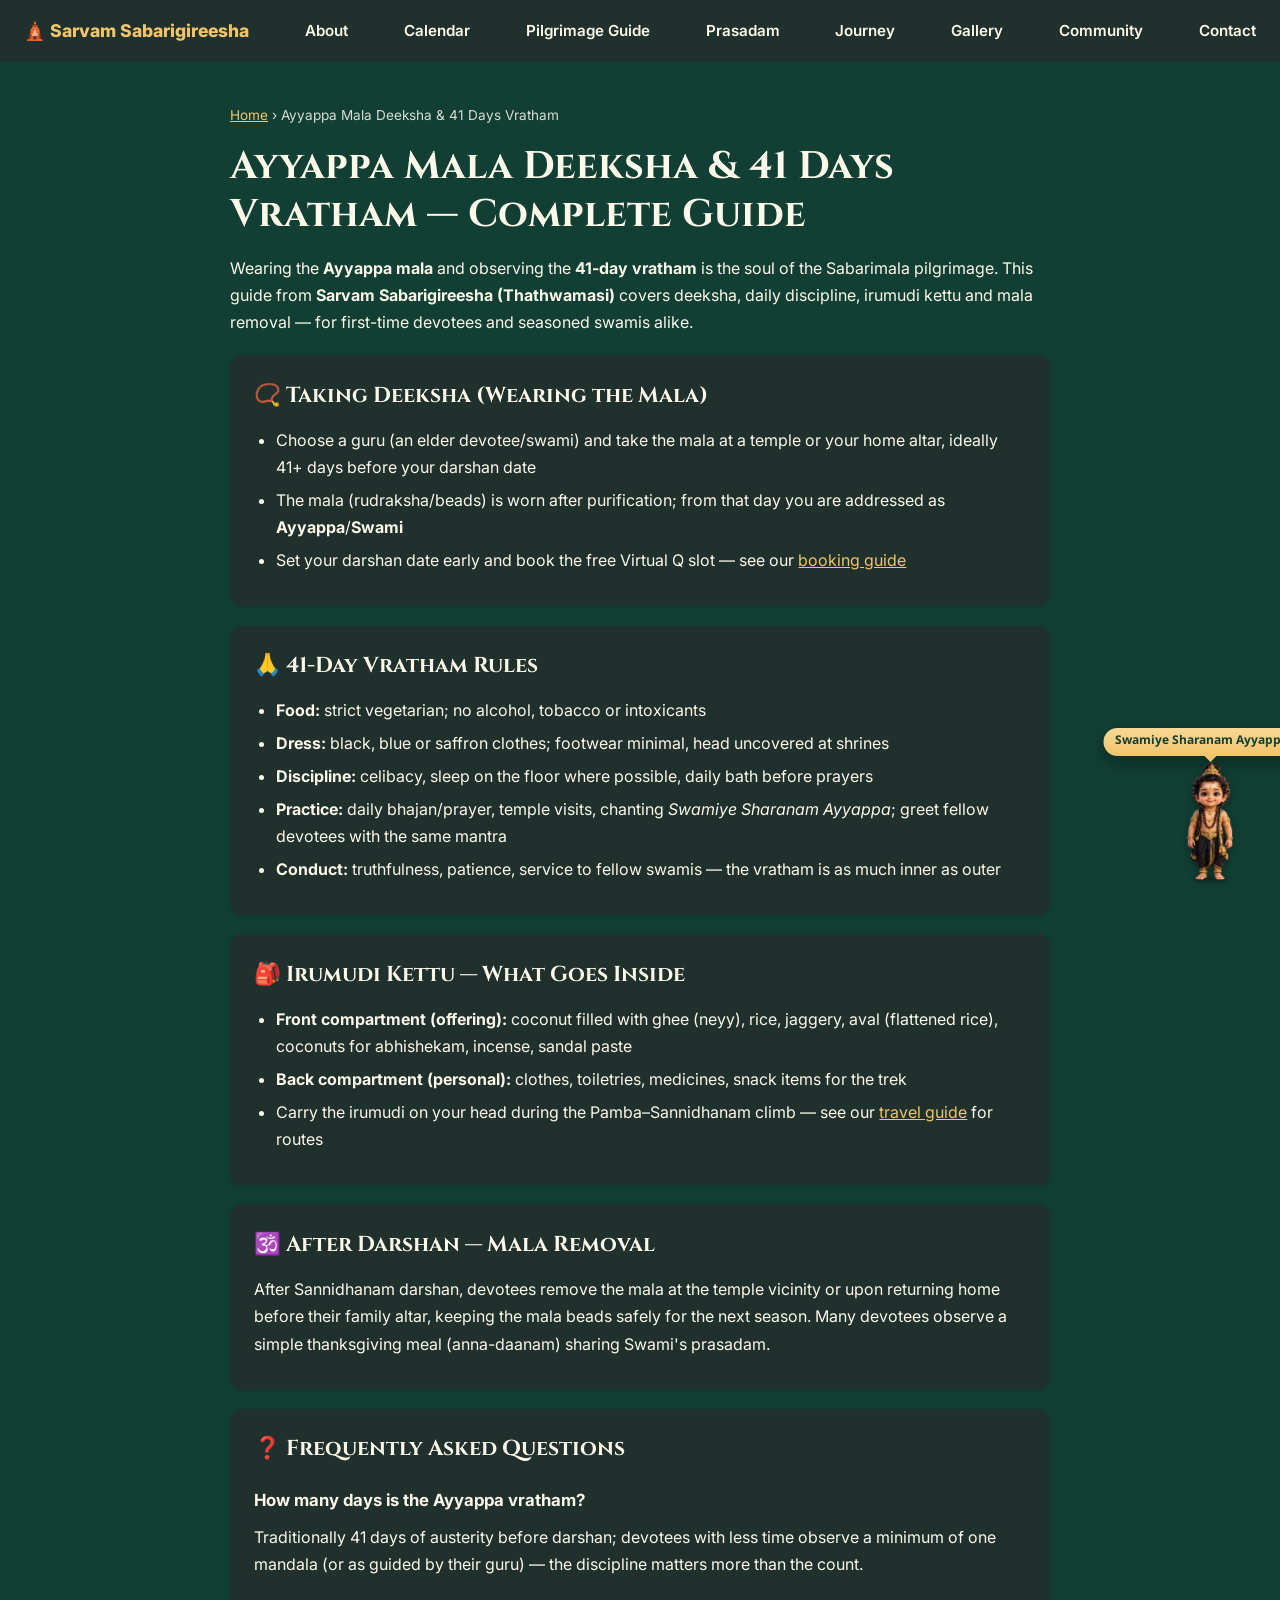
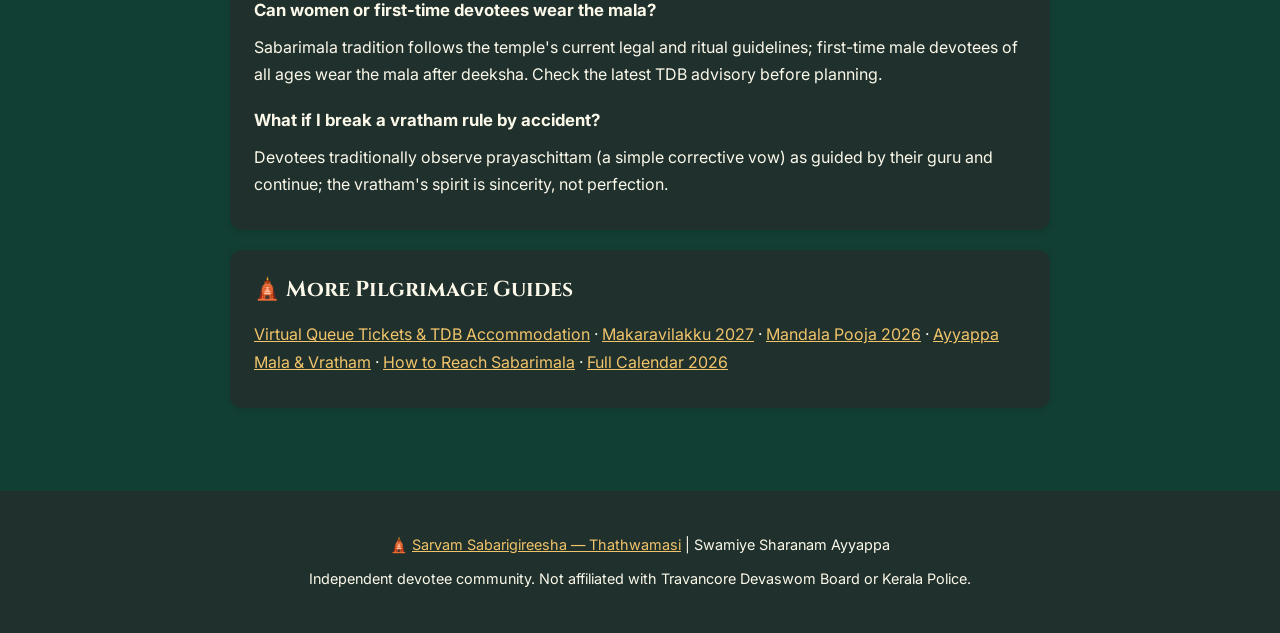
<file: ayyappa-vratham/index.html>
<!DOCTYPE html>
<html lang="en">
<head>
<meta charset="UTF-8">
<link rel="icon" href="/favicon.ico" sizes="any">
<link rel="apple-touch-icon" href="/assets/apple-touch-icon.png">
<link rel="preconnect" href="https://fonts.googleapis.com">
<link rel="preconnect" href="https://fonts.gstatic.com" crossorigin>
<link rel="stylesheet" href="https://fonts.googleapis.com/css2?family=Cinzel:wght@600;700;800&family=Inter:wght@400;500;600;700&family=Noto+Serif+Telugu:wght@500;600;700&family=Noto+Sans+Telugu:wght@400;500;600;700&display=swap" media="print" onload="this.media='all'"><noscript><link rel="stylesheet" href="https://fonts.googleapis.com/css2?family=Cinzel:wght@600;700;800&family=Inter:wght@400;500;600;700&family=Noto+Serif+Telugu:wght@500;600;700&family=Noto+Sans+Telugu:wght@400;500;600;700&display=swap"></noscript>

<meta name="viewport" content="width=device-width, initial-scale=1.0">
<title>Ayyappa Mala & 41-Day Vratham Rules | Irumudi Kettu Guide</title>
<meta name="description" content="How to wear Ayyappa mala, 41 days vratham rules (food, dress, discipline), irumudi kettu contents & mala removal guide — complete deeksha guide from Sarvam Sabarigireesha.">
<meta name="robots" content="index, follow, max-image-preview:large, max-snippet:-1">
<meta name="author" content="Sarvam Sabarigireesha">
<link rel="canonical" href="https://www.sarvamsabarigireesha.com/ayyappa-vratham/">
<meta property="og:title" content="Ayyappa Mala & 41 Days Vratham Guide — Deeksha Rules, Irumudi Kettu | Sarvam Sabarigireesha">
<meta property="og:description" content="How to wear Ayyappa mala, 41 days vratham rules (food, dress, discipline), irumudi kettu contents & mala removal guide — complete deeksha guide from Sarvam Sabarigireesha.">
<meta property="og:type" content="article">
<meta property="og:url" content="https://www.sarvamsabarigireesha.com/ayyappa-vratham/">
<meta property="og:image" content="https://www.sarvamsabarigireesha.com/assets/ayyappa-hero.jpg">
<meta property="og:site_name" content="Sarvam Sabarigireesha">
<meta name="twitter:card" content="summary_large_image">
<script type="application/ld+json">
{
 "@context": "https://schema.org",
 "@graph": [
  {
   "@type": "WebPage",
   "@id": "https://www.sarvamsabarigireesha.com/ayyappa-vratham/#page",
   "url": "https://www.sarvamsabarigireesha.com/ayyappa-vratham/",
   "name": "Ayyappa Mala & 41 Days Vratham Guide — Deeksha Rules, Irumudi Kettu | Sarvam Sabarigireesha",
   "description": "How to wear Ayyappa mala, 41 days vratham rules (food, dress, discipline), irumudi kettu contents & mala removal guide — complete deeksha guide from Sarvam Sabarigireesha.",
   "inLanguage": "en",
   "dateModified": "2026-10-06",
   "publisher": {
    "@id": "https://www.sarvamsabarigireesha.com/#org"
   },
   "breadcrumb": {
    "@id": "https://www.sarvamsabarigireesha.com/ayyappa-vratham/#crumb"
   }
  },
  {
   "@type": "BreadcrumbList",
   "@id": "https://www.sarvamsabarigireesha.com/ayyappa-vratham/#crumb",
   "itemListElement": [
    {
     "@type": "ListItem",
     "position": 1,
     "name": "Home",
     "item": "https://www.sarvamsabarigireesha.com/"
    },
    {
     "@type": "ListItem",
     "position": 2,
     "name": "Ayyappa Mala & 41 Days Vratham Guide",
     "item": "https://www.sarvamsabarigireesha.com/ayyappa-vratham/"
    }
   ]
  },
  {
   "@type": "FAQPage",
   "mainEntity": [
    {
     "@type": "Question",
     "name": "How many days is the Ayyappa vratham?",
     "acceptedAnswer": {
      "@type": "Answer",
      "text": "Traditionally 41 days of austerity before darshan; devotees with less time observe a minimum of one mandala (or as guided by their guru) — the discipline matters more than the count."
     }
    },
    {
     "@type": "Question",
     "name": "Can women or first-time devotees wear the mala?",
     "acceptedAnswer": {
      "@type": "Answer",
      "text": "Sabarimala tradition follows the temple's current legal and ritual guidelines; first-time male devotees of all ages wear the mala after deeksha. Check the latest TDB advisory before planning."
     }
    },
    {
     "@type": "Question",
     "name": "What if I break a vratham rule by accident?",
     "acceptedAnswer": {
      "@type": "Answer",
      "text": "Devotees traditionally observe prayaschittam (a simple corrective vow) as guided by their guru and continue; the vratham's spirit is sincerity, not perfection."
     }
    }
   ]
  }
 ]
}
</script>
<style>
:root{--gold:#F2C46A;--brown:#FCF9EA;--cream:#123F34;--ink:#FCF9EA;--card:#1F302D;--muted:#D8DDD5;--saffron:#D98327;--kumkum:#D98327;--highlight:#F2C46A;--sage:#8EA66B;--brass:#C99A3D;--ivory:#F8F7F3;--charcoal:#302E2C;--live:#D98327}
*{margin:0;padding:0;box-sizing:border-box}
body{font-family:"Inter","Noto Sans Telugu","Noto Sans Malayalam","Noto Sans Tamil","Noto Sans Kannada",system-ui,sans-serif;background:var(--cream);color:var(--ink);line-height:1.7}
.nav{display:flex;flex-wrap:wrap;gap:1rem;align-items:center;justify-content:space-between;padding:1rem 1.5rem;background:#1F302D;position:sticky;top:0;z-index:9}
.nav a{color:#FCF9EA;text-decoration:none;font-weight:600;font-size:.95rem}
.nav a:hover{color:#C99A3D}
.nav .brand{color:#C99A3D;font-size:1.1rem;font-weight:800}
.wrap{max-width:860px;margin:0 auto;padding:2rem 1.25rem 4rem}
h1{font-size:clamp(1.6rem,4vw,2.4rem);color:var(--brown);line-height:1.25;margin-bottom:1rem}
h2{color:var(--brown);margin:2.2rem 0 .8rem;font-size:1.35rem}
p{margin:.6rem 0}
.crumb{font-size:.85rem;color:#D8DDD5;margin-bottom:1rem}
.crumb a{color:var(--gold)}
table{width:100%;border-collapse:collapse;margin:1rem 0;background:var(--card);border-radius:10px;overflow:hidden;box-shadow:0 1px 6px rgba(0,0,0,.15)}
th,td{padding:.7rem .9rem;text-align:left;font-size:.95rem;border-bottom:1px solid rgba(242,196,106,.18)}
th{background:#1F302D;color:#C99A3D}
.card{background:var(--card);border-radius:12px;padding:1.4rem 1.5rem;margin:1.2rem 0;box-shadow:0 1px 6px rgba(0,0,0,.15)}
.card h2{margin-top:0}
ol,ul{margin:.6rem 0 .6rem 1.4rem}
li{margin:.35rem 0}
a.btn{display:inline-block;background:var(--gold);color:#123F34;padding:.7rem 1.3rem;border-radius:999px;text-decoration:none;font-weight:700;margin:.4rem .5rem .4rem 0}
.note{background:rgba(142,166,107,.14);border-left:4px solid #8EA66B;padding:.8rem 1rem;border-radius:6px;font-size:.92rem;margin:1rem 0}
.faq h3{color:var(--brown);font-size:1.05rem;margin:1.1rem 0 .3rem}
footer{background:#1F302D;color:#FCF9EA;text-align:center;padding:2rem 1rem;font-size:.9rem}
footer a{color:#C99A3D}

a{color:var(--gold)}
.nav .brand{color:#F2C46A}
footer a{color:#F2C46A}
h1,h2{font-family:"Cinzel","Noto Serif Telugu",serif}
.crumb a{color:var(--gold)}
</style>
</head>
<body>
<nav class="nav">
  <a class="brand" href="/">🛕 Sarvam Sabarigireesha</a>
  <a href="/about/">About</a>
  <a href="/calendar/">Calendar</a>
  <a href="/pilgrimage/">Pilgrimage Guide</a>
  <a href="/prasadam/">Prasadam</a>
  <a href="/journey/">Journey</a>
  <a href="/gallery/">Gallery</a>
  <a href="/community/">Community</a>
  <a href="/contact/">Contact</a>
</nav>
<div class="wrap">
<p class="crumb"><a href="/">Home</a> › Ayyappa Mala Deeksha & 41 Days Vratham</p>
<h1>Ayyappa Mala Deeksha & 41 Days Vratham — Complete Guide</h1>
<p>Wearing the <strong>Ayyappa mala</strong> and observing the <strong>41-day vratham</strong> is the soul of the Sabarimala pilgrimage. This guide from <strong>Sarvam Sabarigireesha (Thathwamasi)</strong> covers deeksha, daily discipline, irumudi kettu and mala removal — for first-time devotees and seasoned swamis alike.</p>
<div class="card">
<h2>📿 Taking Deeksha (Wearing the Mala)</h2>
<ul>
<li>Choose a guru (an elder devotee/swami) and take the mala at a temple or your home altar, ideally 41+ days before your darshan date</li>
<li>The mala (rudraksha/beads) is worn after purification; from that day you are addressed as <strong>Ayyappa</strong>/<strong>Swami</strong></li>
<li>Set your darshan date early and book the free Virtual Q slot — see our <a href="/pilgrimage/">booking guide</a></li>
</ul>
</div>
<div class="card">
<h2>🙏 41-Day Vratham Rules</h2>
<ul>
<li><strong>Food:</strong> strict vegetarian; no alcohol, tobacco or intoxicants</li>
<li><strong>Dress:</strong> black, blue or saffron clothes; footwear minimal, head uncovered at shrines</li>
<li><strong>Discipline:</strong> celibacy, sleep on the floor where possible, daily bath before prayers</li>
<li><strong>Practice:</strong> daily bhajan/prayer, temple visits, chanting <em>Swamiye Sharanam Ayyappa</em>; greet fellow devotees with the same mantra</li>
<li><strong>Conduct:</strong> truthfulness, patience, service to fellow swamis — the vratham is as much inner as outer</li>
</ul>
</div>
<div class="card">
<h2>🎒 Irumudi Kettu — What Goes Inside</h2>
<ul>
<li><strong>Front compartment (offering):</strong> coconut filled with ghee (neyy), rice, jaggery, aval (flattened rice), coconuts for abhishekam, incense, sandal paste</li>
<li><strong>Back compartment (personal):</strong> clothes, toiletries, medicines, snack items for the trek</li>
<li>Carry the irumudi on your head during the Pamba–Sannidhanam climb — see our <a href="/travel-guide/">travel guide</a> for routes</li>
</ul>
</div>
<div class="card">
<h2>🕉️ After Darshan — Mala Removal</h2>
<p>After Sannidhanam darshan, devotees remove the mala at the temple vicinity or upon returning home before their family altar, keeping the mala beads safely for the next season. Many devotees observe a simple thanksgiving meal (anna-daanam) sharing Swami's prasadam.</p>
</div>
<div class="card faq"><h2>❓ Frequently Asked Questions</h2><h3>How many days is the Ayyappa vratham?</h3><p>Traditionally 41 days of austerity before darshan; devotees with less time observe a minimum of one mandala (or as guided by their guru) — the discipline matters more than the count.</p><h3>Can women or first-time devotees wear the mala?</h3><p>Sabarimala tradition follows the temple's current legal and ritual guidelines; first-time male devotees of all ages wear the mala after deeksha. Check the latest TDB advisory before planning.</p><h3>What if I break a vratham rule by accident?</h3><p>Devotees traditionally observe prayaschittam (a simple corrective vow) as guided by their guru and continue; the vratham's spirit is sincerity, not perfection.</p></div>
<div class="card"><h2>🛕 More Pilgrimage Guides</h2><p><a href="/pilgrimage/">Virtual Queue Tickets & TDB Accommodation</a> · <a href="/makaravilakku/">Makaravilakku 2027</a> · <a href="/mandala-pooja/">Mandala Pooja 2026</a> · <a href="/ayyappa-vratham/">Ayyappa Mala & Vratham</a> · <a href="/travel-guide/">How to Reach Sabarimala</a> · <a href="/calendar/">Full Calendar 2026</a></p></div>
</div>
<footer>
<p>🛕 <a href="/">Sarvam Sabarigireesha — Thathwamasi</a> | Swamiye Sharanam Ayyappa</p>
<p>Independent devotee community. Not affiliated with Travancore Devaswom Board or Kerala Police.</p>
</footer>
<script src="/assets/ayyappa-buddy.js?v=3" defer></script>
</body>
</html>
</file>
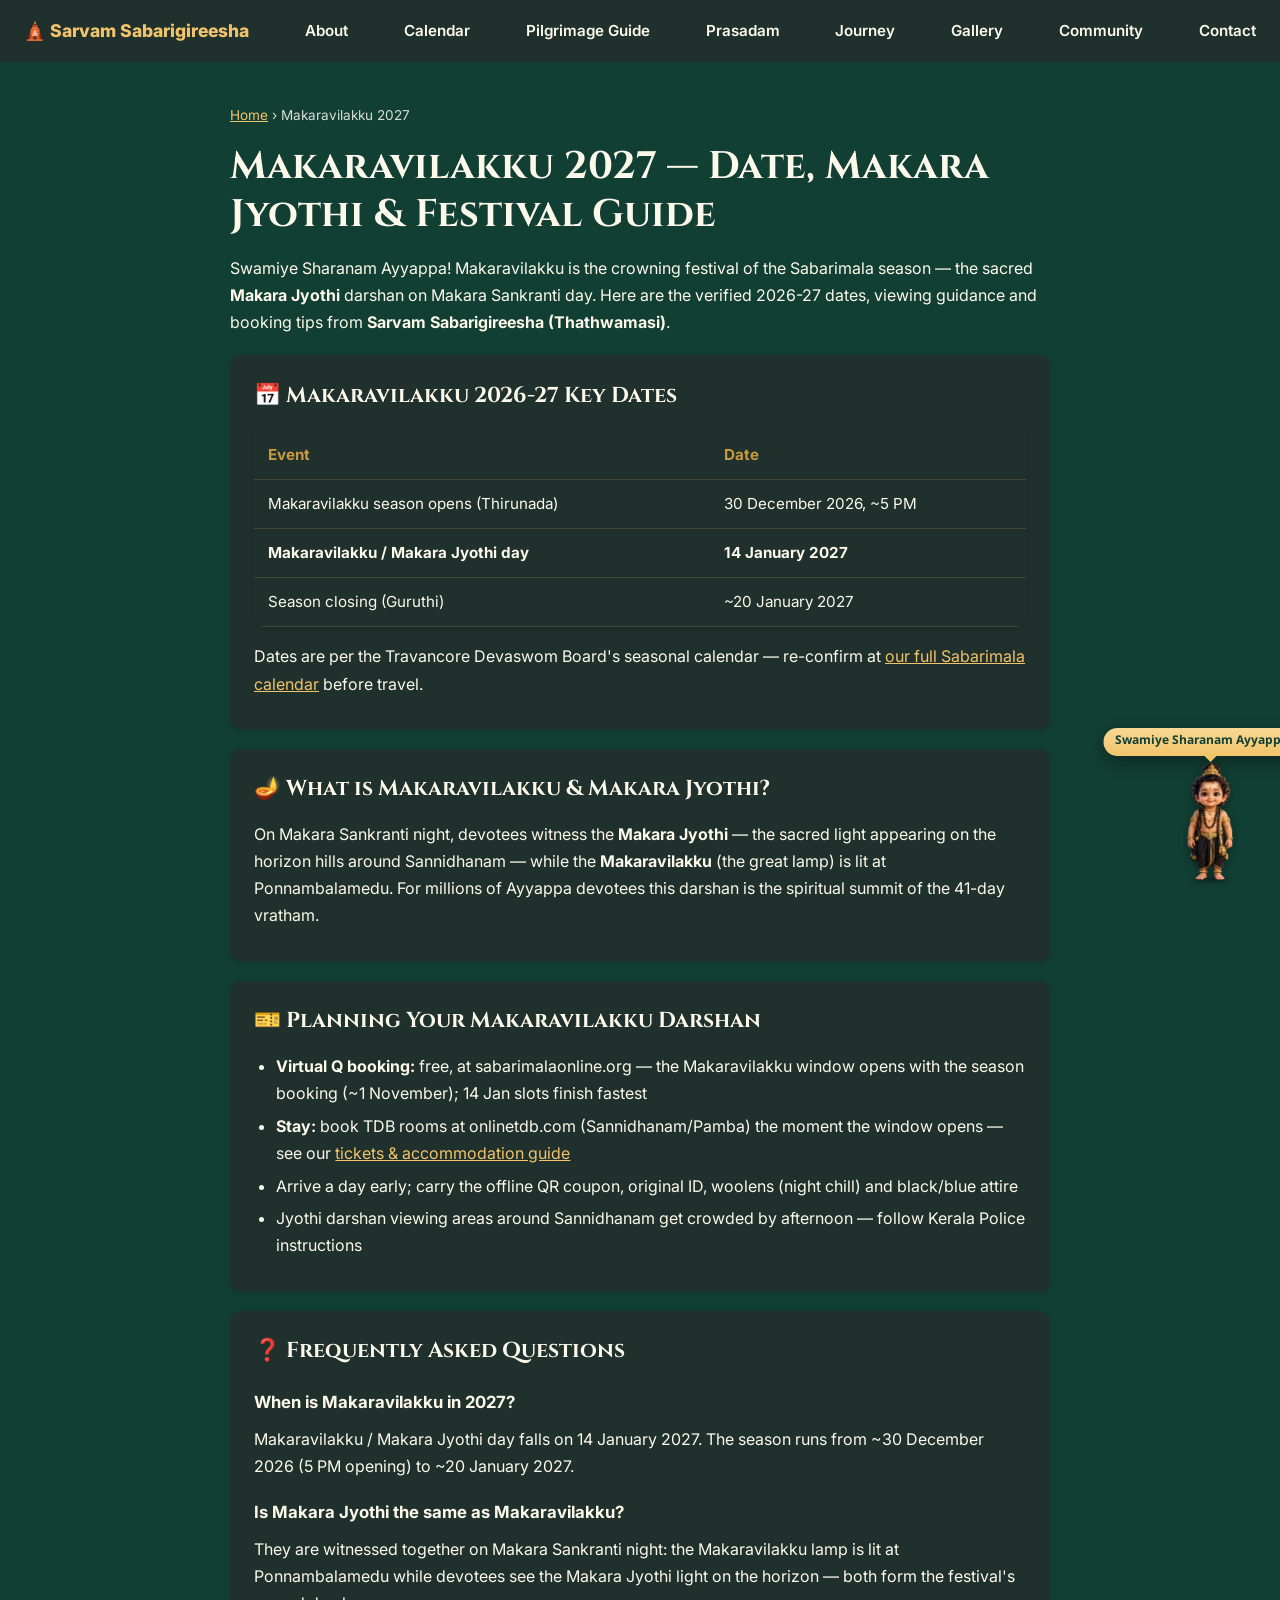
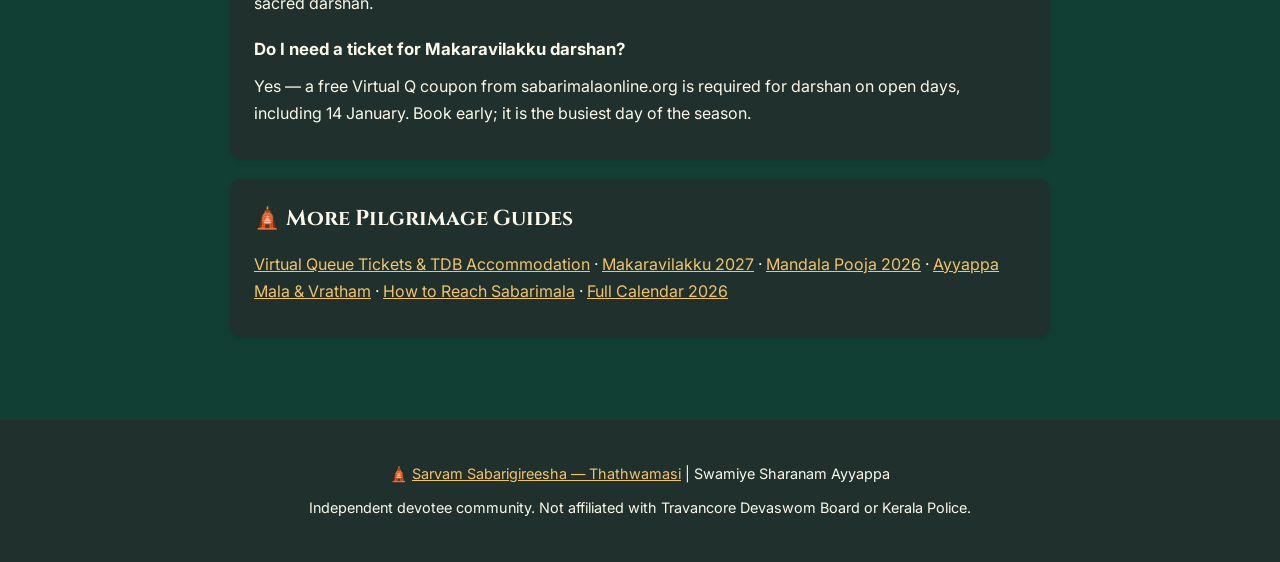
<file: makaravilakku/index.html>
<!DOCTYPE html>
<html lang="en">
<head>
<meta charset="UTF-8">
<link rel="icon" href="/favicon.ico" sizes="any">
<link rel="apple-touch-icon" href="/assets/apple-touch-icon.png">
<link rel="preconnect" href="https://fonts.googleapis.com">
<link rel="preconnect" href="https://fonts.gstatic.com" crossorigin>
<link rel="stylesheet" href="https://fonts.googleapis.com/css2?family=Cinzel:wght@600;700;800&family=Inter:wght@400;500;600;700&family=Noto+Serif+Telugu:wght@500;600;700&family=Noto+Sans+Telugu:wght@400;500;600;700&display=swap" media="print" onload="this.media='all'"><noscript><link rel="stylesheet" href="https://fonts.googleapis.com/css2?family=Cinzel:wght@600;700;800&family=Inter:wght@400;500;600;700&family=Noto+Serif+Telugu:wght@500;600;700&family=Noto+Sans+Telugu:wght@400;500;600;700&display=swap"></noscript>

<meta name="viewport" content="width=device-width, initial-scale=1.0">
<title>Makaravilakku 2027 Date & Makara Jyothi Guide | Sabarimala</title>
<meta name="description" content="Makaravilakku 2027: date (14 January 2027), Makara Jyothi darshan, season timings 30 Dec 2026 - 20 Jan 2027, virtual queue booking & TDB stay tips from Sarvam Sabarigireesha.">
<meta name="robots" content="index, follow, max-image-preview:large, max-snippet:-1">
<meta name="author" content="Sarvam Sabarigireesha">
<link rel="canonical" href="https://www.sarvamsabarigireesha.com/makaravilakku/">
<meta property="og:title" content="Makaravilakku 2027 Date & Makara Jyothi Timings | Sabarimala Festival Guide | Sarvam Sabarigireesha">
<meta property="og:description" content="Makaravilakku 2027: date (14 January 2027), Makara Jyothi darshan, season timings 30 Dec 2026 - 20 Jan 2027, virtual queue booking & TDB stay tips from Sarvam Sabarigireesha.">
<meta property="og:type" content="article">
<meta property="og:url" content="https://www.sarvamsabarigireesha.com/makaravilakku/">
<meta property="og:image" content="https://www.sarvamsabarigireesha.com/assets/ayyappa-hero.jpg">
<meta property="og:site_name" content="Sarvam Sabarigireesha">
<meta name="twitter:card" content="summary_large_image">
<script type="application/ld+json">
{
 "@context": "https://schema.org",
 "@graph": [
  {
   "@type": "WebPage",
   "@id": "https://www.sarvamsabarigireesha.com/makaravilakku/#page",
   "url": "https://www.sarvamsabarigireesha.com/makaravilakku/",
   "name": "Makaravilakku 2027 Date & Makara Jyothi Timings | Sabarimala Festival Guide | Sarvam Sabarigireesha",
   "description": "Makaravilakku 2027: date (14 January 2027), Makara Jyothi darshan, season timings 30 Dec 2026 - 20 Jan 2027, virtual queue booking & TDB stay tips from Sarvam Sabarigireesha.",
   "inLanguage": "en",
   "dateModified": "2026-10-06",
   "publisher": {
    "@id": "https://www.sarvamsabarigireesha.com/#org"
   },
   "breadcrumb": {
    "@id": "https://www.sarvamsabarigireesha.com/makaravilakku/#crumb"
   }
  },
  {
   "@type": "BreadcrumbList",
   "@id": "https://www.sarvamsabarigireesha.com/makaravilakku/#crumb",
   "itemListElement": [
    {
     "@type": "ListItem",
     "position": 1,
     "name": "Home",
     "item": "https://www.sarvamsabarigireesha.com/"
    },
    {
     "@type": "ListItem",
     "position": 2,
     "name": "Makaravilakku 2027 Date & Makara Jyothi Timings | Sabarimala Festival Guide | Sarvam Sabarigireesha",
     "item": "https://www.sarvamsabarigireesha.com/makaravilakku/"
    }
   ]
  },
  {
   "@type": "FAQPage",
   "mainEntity": [
    {
     "@type": "Question",
     "name": "When is Makaravilakku in 2027?",
     "acceptedAnswer": {
      "@type": "Answer",
      "text": "Makaravilakku / Makara Jyothi day falls on 14 January 2027. The season runs from ~30 December 2026 (5 PM opening) to ~20 January 2027."
     }
    },
    {
     "@type": "Question",
     "name": "Is Makara Jyothi the same as Makaravilakku?",
     "acceptedAnswer": {
      "@type": "Answer",
      "text": "They are witnessed together on Makara Sankranti night: the Makaravilakku lamp is lit at Ponnambalamedu while devotees see the Makara Jyothi light on the horizon — both form the festival's sacred darshan."
     }
    },
    {
     "@type": "Question",
     "name": "Do I need a ticket for Makaravilakku darshan?",
     "acceptedAnswer": {
      "@type": "Answer",
      "text": "Yes — a free Virtual Q coupon from sabarimalaonline.org is required for darshan on open days, including 14 January. Book early; it is the busiest day of the season."
     }
    }
   ]
  }
 ]
}
</script>
<style>
:root{--gold:#F2C46A;--brown:#FCF9EA;--cream:#123F34;--ink:#FCF9EA;--card:#1F302D;--muted:#D8DDD5;--saffron:#D98327;--kumkum:#D98327;--highlight:#F2C46A;--sage:#8EA66B;--brass:#C99A3D;--ivory:#F8F7F3;--charcoal:#302E2C;--live:#D98327}
*{margin:0;padding:0;box-sizing:border-box}
body{font-family:"Inter","Noto Sans Telugu","Noto Sans Malayalam","Noto Sans Tamil","Noto Sans Kannada",system-ui,sans-serif;background:var(--cream);color:var(--ink);line-height:1.7}
.nav{display:flex;flex-wrap:wrap;gap:1rem;align-items:center;justify-content:space-between;padding:1rem 1.5rem;background:#1F302D;position:sticky;top:0;z-index:9}
.nav a{color:#FCF9EA;text-decoration:none;font-weight:600;font-size:.95rem}
.nav a:hover{color:#C99A3D}
.nav .brand{color:#C99A3D;font-size:1.1rem;font-weight:800}
.wrap{max-width:860px;margin:0 auto;padding:2rem 1.25rem 4rem}
h1{font-size:clamp(1.6rem,4vw,2.4rem);color:var(--brown);line-height:1.25;margin-bottom:1rem}
h2{color:var(--brown);margin:2.2rem 0 .8rem;font-size:1.35rem}
p{margin:.6rem 0}
.crumb{font-size:.85rem;color:#D8DDD5;margin-bottom:1rem}
.crumb a{color:var(--gold)}
table{width:100%;border-collapse:collapse;margin:1rem 0;background:var(--card);border-radius:10px;overflow:hidden;box-shadow:0 1px 6px rgba(0,0,0,.15)}
th,td{padding:.7rem .9rem;text-align:left;font-size:.95rem;border-bottom:1px solid rgba(242,196,106,.18)}
th{background:#1F302D;color:#C99A3D}
.card{background:var(--card);border-radius:12px;padding:1.4rem 1.5rem;margin:1.2rem 0;box-shadow:0 1px 6px rgba(0,0,0,.15)}
.card h2{margin-top:0}
ol,ul{margin:.6rem 0 .6rem 1.4rem}
li{margin:.35rem 0}
a.btn{display:inline-block;background:var(--gold);color:#123F34;padding:.7rem 1.3rem;border-radius:999px;text-decoration:none;font-weight:700;margin:.4rem .5rem .4rem 0}
.note{background:rgba(142,166,107,.14);border-left:4px solid #8EA66B;padding:.8rem 1rem;border-radius:6px;font-size:.92rem;margin:1rem 0}
.faq h3{color:var(--brown);font-size:1.05rem;margin:1.1rem 0 .3rem}
footer{background:#1F302D;color:#FCF9EA;text-align:center;padding:2rem 1rem;font-size:.9rem}
footer a{color:#C99A3D}

a{color:var(--gold)}
.nav .brand{color:#F2C46A}
footer a{color:#F2C46A}
h1,h2{font-family:"Cinzel","Noto Serif Telugu",serif}
.crumb a{color:var(--gold)}
</style>
</head>
<body>
<nav class="nav">
  <a class="brand" href="/">🛕 Sarvam Sabarigireesha</a>
  <a href="/about/">About</a>
  <a href="/calendar/">Calendar</a>
  <a href="/pilgrimage/">Pilgrimage Guide</a>
  <a href="/prasadam/">Prasadam</a>
  <a href="/journey/">Journey</a>
  <a href="/gallery/">Gallery</a>
  <a href="/community/">Community</a>
  <a href="/contact/">Contact</a>
</nav>
<div class="wrap">
<p class="crumb"><a href="/">Home</a> › Makaravilakku 2027</p>
<h1>Makaravilakku 2027 — Date, Makara Jyothi & Festival Guide</h1>
<p>Swamiye Sharanam Ayyappa! Makaravilakku is the crowning festival of the Sabarimala season — the sacred <strong>Makara Jyothi</strong> darshan on Makara Sankranti day. Here are the verified 2026-27 dates, viewing guidance and booking tips from <strong>Sarvam Sabarigireesha (Thathwamasi)</strong>.</p>
<div class="card">
<h2>📅 Makaravilakku 2026-27 Key Dates</h2>
<table>
<tr><th>Event</th><th>Date</th></tr>
<tr><td>Makaravilakku season opens (Thirunada)</td><td>30 December 2026, ~5 PM</td></tr>
<tr><td><strong>Makaravilakku / Makara Jyothi day</strong></td><td><strong>14 January 2027</strong></td></tr>
<tr><td>Season closing (Guruthi)</td><td>~20 January 2027</td></tr>
</table>
<p>Dates are per the Travancore Devaswom Board's seasonal calendar — re-confirm at <a href="/calendar/">our full Sabarimala calendar</a> before travel.</p>
</div>
<div class="card">
<h2>🪔 What is Makaravilakku & Makara Jyothi?</h2>
<p>On Makara Sankranti night, devotees witness the <strong>Makara Jyothi</strong> — the sacred light appearing on the horizon hills around Sannidhanam — while the <strong>Makaravilakku</strong> (the great lamp) is lit at Ponnambalamedu. For millions of Ayyappa devotees this darshan is the spiritual summit of the 41-day vratham.</p>
</div>
<div class="card">
<h2>🎫 Planning Your Makaravilakku Darshan</h2>
<ul>
<li><strong>Virtual Q booking:</strong> free, at sabarimalaonline.org — the Makaravilakku window opens with the season booking (~1 November); 14 Jan slots finish fastest</li>
<li><strong>Stay:</strong> book TDB rooms at onlinetdb.com (Sannidhanam/Pamba) the moment the window opens — see our <a href="/pilgrimage/">tickets & accommodation guide</a></li>
<li>Arrive a day early; carry the offline QR coupon, original ID, woolens (night chill) and black/blue attire</li>
<li>Jyothi darshan viewing areas around Sannidhanam get crowded by afternoon — follow Kerala Police instructions</li>
</ul>
</div>
<div class="card faq"><h2>❓ Frequently Asked Questions</h2><h3>When is Makaravilakku in 2027?</h3><p>Makaravilakku / Makara Jyothi day falls on 14 January 2027. The season runs from ~30 December 2026 (5 PM opening) to ~20 January 2027.</p><h3>Is Makara Jyothi the same as Makaravilakku?</h3><p>They are witnessed together on Makara Sankranti night: the Makaravilakku lamp is lit at Ponnambalamedu while devotees see the Makara Jyothi light on the horizon — both form the festival's sacred darshan.</p><h3>Do I need a ticket for Makaravilakku darshan?</h3><p>Yes — a free Virtual Q coupon from sabarimalaonline.org is required for darshan on open days, including 14 January. Book early; it is the busiest day of the season.</p></div>
<div class="card"><h2>🛕 More Pilgrimage Guides</h2><p><a href="/pilgrimage/">Virtual Queue Tickets & TDB Accommodation</a> · <a href="/makaravilakku/">Makaravilakku 2027</a> · <a href="/mandala-pooja/">Mandala Pooja 2026</a> · <a href="/ayyappa-vratham/">Ayyappa Mala & Vratham</a> · <a href="/travel-guide/">How to Reach Sabarimala</a> · <a href="/calendar/">Full Calendar 2026</a></p></div>
</div>
<footer>
<p>🛕 <a href="/">Sarvam Sabarigireesha — Thathwamasi</a> | Swamiye Sharanam Ayyappa</p>
<p>Independent devotee community. Not affiliated with Travancore Devaswom Board or Kerala Police.</p>
</footer>
<script src="/assets/ayyappa-buddy.js?v=3" defer></script>
</body>
</html>
</file>
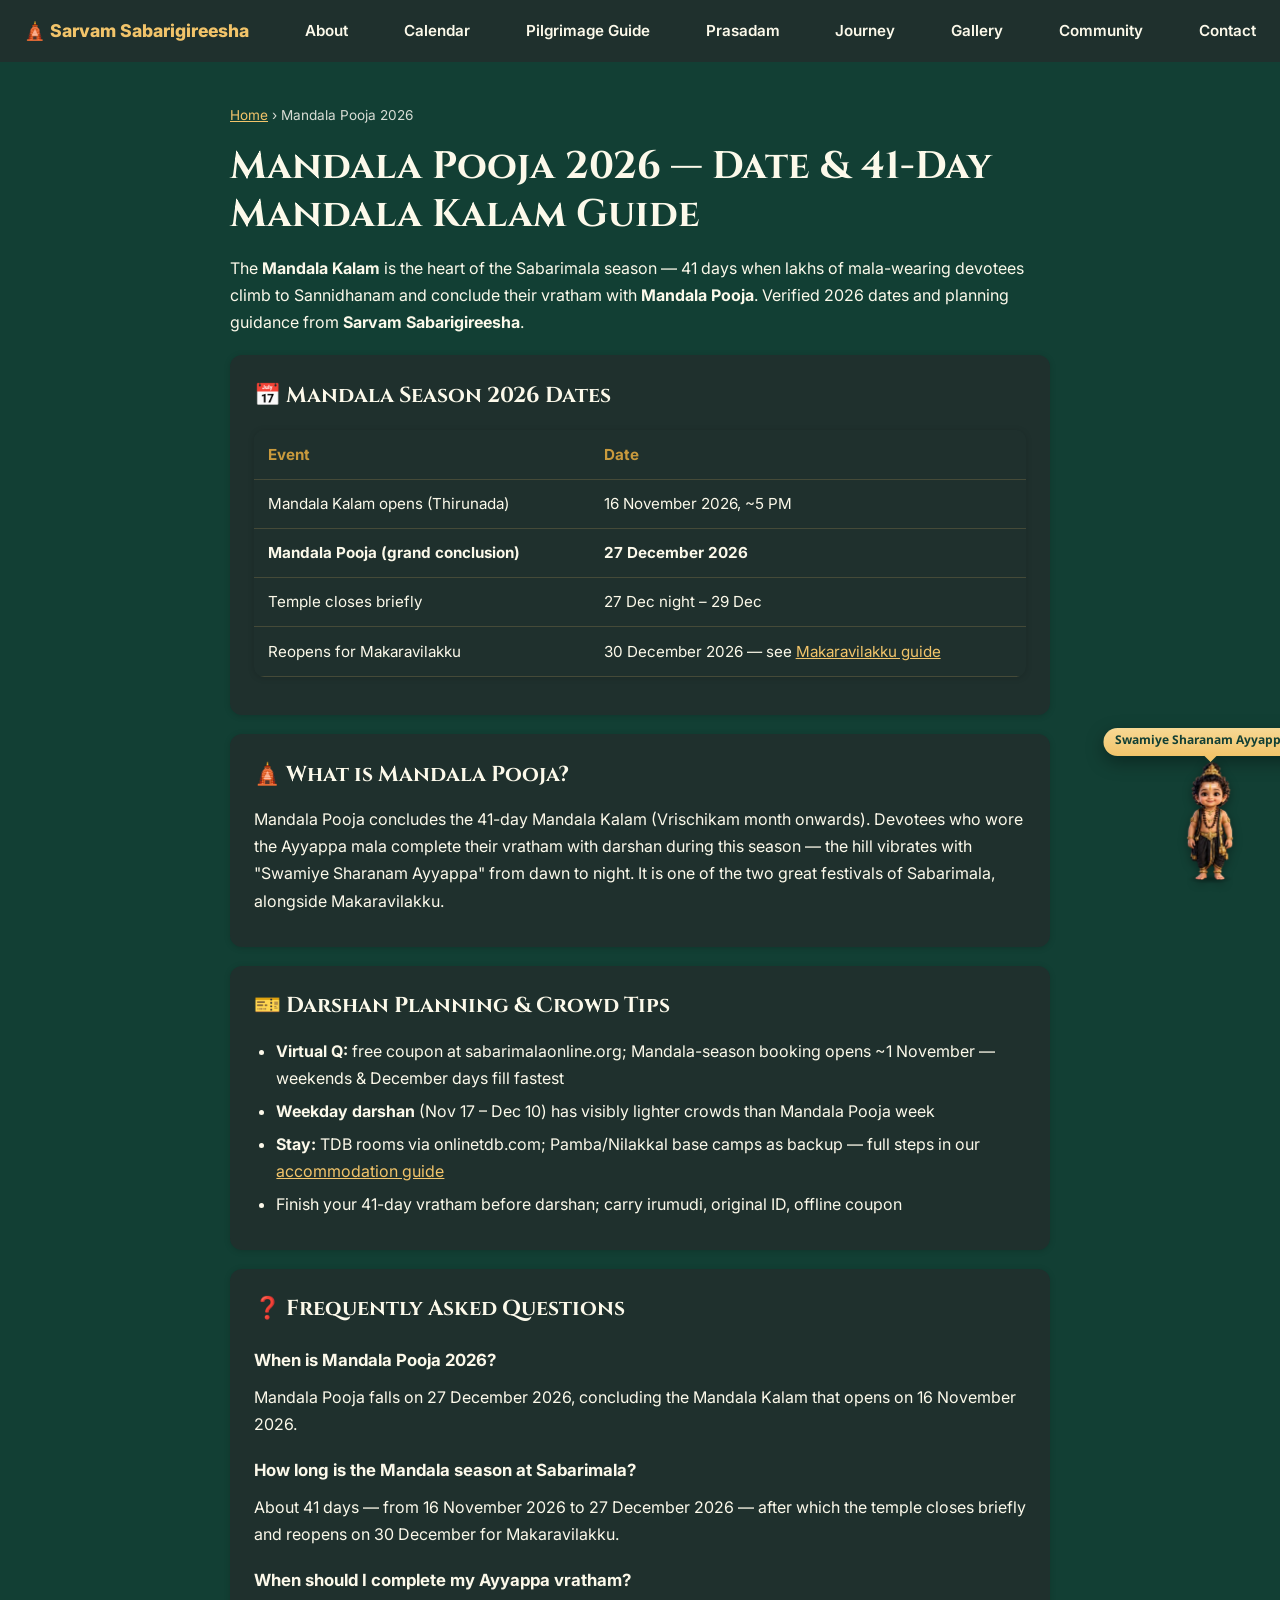
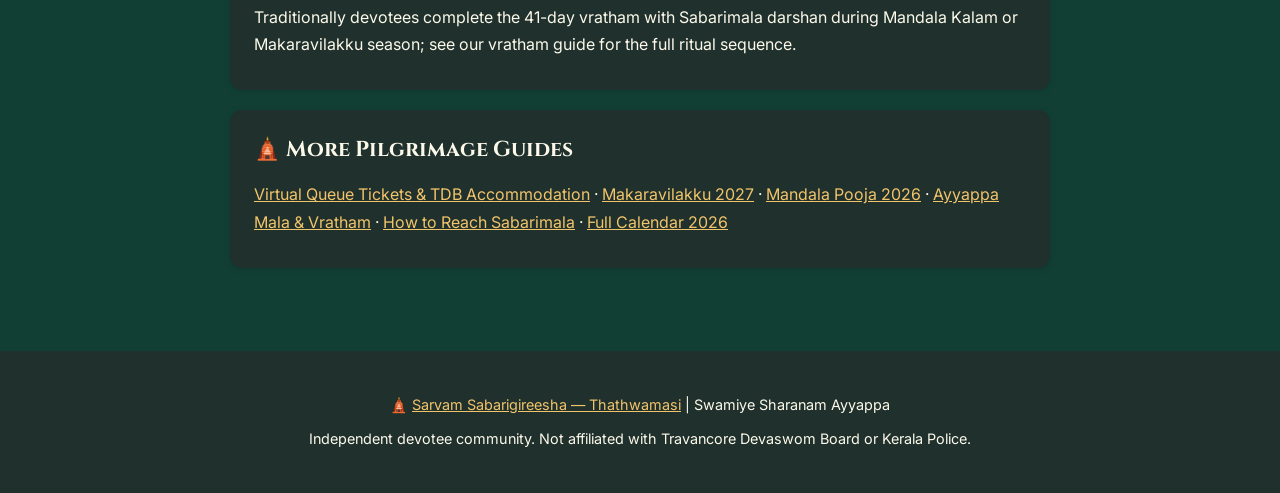
<file: mandala-pooja/index.html>
<!DOCTYPE html>
<html lang="en">
<head>
<meta charset="UTF-8">
<link rel="icon" href="/favicon.ico" sizes="any">
<link rel="apple-touch-icon" href="/assets/apple-touch-icon.png">
<link rel="preconnect" href="https://fonts.googleapis.com">
<link rel="preconnect" href="https://fonts.gstatic.com" crossorigin>
<link rel="stylesheet" href="https://fonts.googleapis.com/css2?family=Cinzel:wght@600;700;800&family=Inter:wght@400;500;600;700&family=Noto+Serif+Telugu:wght@500;600;700&family=Noto+Sans+Telugu:wght@400;500;600;700&display=swap" media="print" onload="this.media='all'"><noscript><link rel="stylesheet" href="https://fonts.googleapis.com/css2?family=Cinzel:wght@600;700;800&family=Inter:wght@400;500;600;700&family=Noto+Serif+Telugu:wght@500;600;700&family=Noto+Sans+Telugu:wght@400;500;600;700&display=swap"></noscript>

<meta name="viewport" content="width=device-width, initial-scale=1.0">
<title>Mandala Pooja 2026 Date & Mandala Kalam Guide | Sabarimala</title>
<meta name="description" content="Mandala Pooja 2026 (27 December): 41-day Mandala Kalam dates 16 Nov - 27 Dec 2026, darshan timings, virtual queue booking & crowd tips from Sarvam Sabarigireesha.">
<meta name="robots" content="index, follow, max-image-preview:large, max-snippet:-1">
<meta name="author" content="Sarvam Sabarigireesha">
<link rel="canonical" href="https://www.sarvamsabarigireesha.com/mandala-pooja/">
<meta property="og:title" content="Mandala Pooja 2026 Date & Mandala Kalam Season Guide | Sabarimala | Sarvam Sabarigireesha">
<meta property="og:description" content="Mandala Pooja 2026 (27 December): 41-day Mandala Kalam dates 16 Nov - 27 Dec 2026, darshan timings, virtual queue booking & crowd tips from Sarvam Sabarigireesha.">
<meta property="og:type" content="article">
<meta property="og:url" content="https://www.sarvamsabarigireesha.com/mandala-pooja/">
<meta property="og:image" content="https://www.sarvamsabarigireesha.com/assets/ayyappa-hero.jpg">
<meta property="og:site_name" content="Sarvam Sabarigireesha">
<meta name="twitter:card" content="summary_large_image">
<script type="application/ld+json">
{
 "@context": "https://schema.org",
 "@graph": [
  {
   "@type": "WebPage",
   "@id": "https://www.sarvamsabarigireesha.com/mandala-pooja/#page",
   "url": "https://www.sarvamsabarigireesha.com/mandala-pooja/",
   "name": "Mandala Pooja 2026 Date & Mandala Kalam Season Guide | Sabarimala | Sarvam Sabarigireesha",
   "description": "Mandala Pooja 2026 (27 December): 41-day Mandala Kalam dates 16 Nov - 27 Dec 2026, darshan timings, virtual queue booking & crowd tips from Sarvam Sabarigireesha.",
   "inLanguage": "en",
   "dateModified": "2026-10-06",
   "publisher": {
    "@id": "https://www.sarvamsabarigireesha.com/#org"
   },
   "breadcrumb": {
    "@id": "https://www.sarvamsabarigireesha.com/mandala-pooja/#crumb"
   }
  },
  {
   "@type": "BreadcrumbList",
   "@id": "https://www.sarvamsabarigireesha.com/mandala-pooja/#crumb",
   "itemListElement": [
    {
     "@type": "ListItem",
     "position": 1,
     "name": "Home",
     "item": "https://www.sarvamsabarigireesha.com/"
    },
    {
     "@type": "ListItem",
     "position": 2,
     "name": "Mandala Pooja 2026 Date & Mandala Kalam Season Guide | Sabarimala | Sarvam Sabarigireesha",
     "item": "https://www.sarvamsabarigireesha.com/mandala-pooja/"
    }
   ]
  },
  {
   "@type": "FAQPage",
   "mainEntity": [
    {
     "@type": "Question",
     "name": "When is Mandala Pooja 2026?",
     "acceptedAnswer": {
      "@type": "Answer",
      "text": "Mandala Pooja falls on 27 December 2026, concluding the Mandala Kalam that opens on 16 November 2026."
     }
    },
    {
     "@type": "Question",
     "name": "How long is the Mandala season at Sabarimala?",
     "acceptedAnswer": {
      "@type": "Answer",
      "text": "About 41 days — from 16 November 2026 to 27 December 2026 — after which the temple closes briefly and reopens on 30 December for Makaravilakku."
     }
    },
    {
     "@type": "Question",
     "name": "When should I complete my Ayyappa vratham?",
     "acceptedAnswer": {
      "@type": "Answer",
      "text": "Traditionally devotees complete the 41-day vratham with Sabarimala darshan during Mandala Kalam or Makaravilakku season; see our vratham guide for the full ritual sequence."
     }
    }
   ]
  }
 ]
}
</script>
<style>
:root{--gold:#F2C46A;--brown:#FCF9EA;--cream:#123F34;--ink:#FCF9EA;--card:#1F302D;--muted:#D8DDD5;--saffron:#D98327;--kumkum:#D98327;--highlight:#F2C46A;--sage:#8EA66B;--brass:#C99A3D;--ivory:#F8F7F3;--charcoal:#302E2C;--live:#D98327}
*{margin:0;padding:0;box-sizing:border-box}
body{font-family:"Inter","Noto Sans Telugu","Noto Sans Malayalam","Noto Sans Tamil","Noto Sans Kannada",system-ui,sans-serif;background:var(--cream);color:var(--ink);line-height:1.7}
.nav{display:flex;flex-wrap:wrap;gap:1rem;align-items:center;justify-content:space-between;padding:1rem 1.5rem;background:#1F302D;position:sticky;top:0;z-index:9}
.nav a{color:#FCF9EA;text-decoration:none;font-weight:600;font-size:.95rem}
.nav a:hover{color:#C99A3D}
.nav .brand{color:#C99A3D;font-size:1.1rem;font-weight:800}
.wrap{max-width:860px;margin:0 auto;padding:2rem 1.25rem 4rem}
h1{font-size:clamp(1.6rem,4vw,2.4rem);color:var(--brown);line-height:1.25;margin-bottom:1rem}
h2{color:var(--brown);margin:2.2rem 0 .8rem;font-size:1.35rem}
p{margin:.6rem 0}
.crumb{font-size:.85rem;color:#D8DDD5;margin-bottom:1rem}
.crumb a{color:var(--gold)}
table{width:100%;border-collapse:collapse;margin:1rem 0;background:var(--card);border-radius:10px;overflow:hidden;box-shadow:0 1px 6px rgba(0,0,0,.15)}
th,td{padding:.7rem .9rem;text-align:left;font-size:.95rem;border-bottom:1px solid rgba(242,196,106,.18)}
th{background:#1F302D;color:#C99A3D}
.card{background:var(--card);border-radius:12px;padding:1.4rem 1.5rem;margin:1.2rem 0;box-shadow:0 1px 6px rgba(0,0,0,.15)}
.card h2{margin-top:0}
ol,ul{margin:.6rem 0 .6rem 1.4rem}
li{margin:.35rem 0}
a.btn{display:inline-block;background:var(--gold);color:#123F34;padding:.7rem 1.3rem;border-radius:999px;text-decoration:none;font-weight:700;margin:.4rem .5rem .4rem 0}
.note{background:rgba(142,166,107,.14);border-left:4px solid #8EA66B;padding:.8rem 1rem;border-radius:6px;font-size:.92rem;margin:1rem 0}
.faq h3{color:var(--brown);font-size:1.05rem;margin:1.1rem 0 .3rem}
footer{background:#1F302D;color:#FCF9EA;text-align:center;padding:2rem 1rem;font-size:.9rem}
footer a{color:#C99A3D}

a{color:var(--gold)}
.nav .brand{color:#F2C46A}
footer a{color:#F2C46A}
h1,h2{font-family:"Cinzel","Noto Serif Telugu",serif}
.crumb a{color:var(--gold)}
</style>
</head>
<body>
<nav class="nav">
  <a class="brand" href="/">🛕 Sarvam Sabarigireesha</a>
  <a href="/about/">About</a>
  <a href="/calendar/">Calendar</a>
  <a href="/pilgrimage/">Pilgrimage Guide</a>
  <a href="/prasadam/">Prasadam</a>
  <a href="/journey/">Journey</a>
  <a href="/gallery/">Gallery</a>
  <a href="/community/">Community</a>
  <a href="/contact/">Contact</a>
</nav>
<div class="wrap">
<p class="crumb"><a href="/">Home</a> › Mandala Pooja 2026</p>
<h1>Mandala Pooja 2026 — Date & 41-Day Mandala Kalam Guide</h1>
<p>The <strong>Mandala Kalam</strong> is the heart of the Sabarimala season — 41 days when lakhs of mala-wearing devotees climb to Sannidhanam and conclude their vratham with <strong>Mandala Pooja</strong>. Verified 2026 dates and planning guidance from <strong>Sarvam Sabarigireesha</strong>.</p>
<div class="card">
<h2>📅 Mandala Season 2026 Dates</h2>
<table>
<tr><th>Event</th><th>Date</th></tr>
<tr><td>Mandala Kalam opens (Thirunada)</td><td>16 November 2026, ~5 PM</td></tr>
<tr><td><strong>Mandala Pooja (grand conclusion)</strong></td><td><strong>27 December 2026</strong></td></tr>
<tr><td>Temple closes briefly</td><td>27 Dec night – 29 Dec</td></tr>
<tr><td>Reopens for Makaravilakku</td><td>30 December 2026 — see <a href="/makaravilakku/">Makaravilakku guide</a></td></tr>
</table>
</div>
<div class="card">
<h2>🛕 What is Mandala Pooja?</h2>
<p>Mandala Pooja concludes the 41-day Mandala Kalam (Vrischikam month onwards). Devotees who wore the Ayyappa mala complete their vratham with darshan during this season — the hill vibrates with "Swamiye Sharanam Ayyappa" from dawn to night. It is one of the two great festivals of Sabarimala, alongside Makaravilakku.</p>
</div>
<div class="card">
<h2>🎫 Darshan Planning & Crowd Tips</h2>
<ul>
<li><strong>Virtual Q:</strong> free coupon at sabarimalaonline.org; Mandala-season booking opens ~1 November — weekends & December days fill fastest</li>
<li><strong>Weekday darshan</strong> (Nov 17 – Dec 10) has visibly lighter crowds than Mandala Pooja week</li>
<li><strong>Stay:</strong> TDB rooms via onlinetdb.com; Pamba/Nilakkal base camps as backup — full steps in our <a href="/pilgrimage/">accommodation guide</a></li>
<li>Finish your 41-day vratham before darshan; carry irumudi, original ID, offline coupon</li>
</ul>
</div>
<div class="card faq"><h2>❓ Frequently Asked Questions</h2><h3>When is Mandala Pooja 2026?</h3><p>Mandala Pooja falls on 27 December 2026, concluding the Mandala Kalam that opens on 16 November 2026.</p><h3>How long is the Mandala season at Sabarimala?</h3><p>About 41 days — from 16 November 2026 to 27 December 2026 — after which the temple closes briefly and reopens on 30 December for Makaravilakku.</p><h3>When should I complete my Ayyappa vratham?</h3><p>Traditionally devotees complete the 41-day vratham with Sabarimala darshan during Mandala Kalam or Makaravilakku season; see our vratham guide for the full ritual sequence.</p></div>
<div class="card"><h2>🛕 More Pilgrimage Guides</h2><p><a href="/pilgrimage/">Virtual Queue Tickets & TDB Accommodation</a> · <a href="/makaravilakku/">Makaravilakku 2027</a> · <a href="/mandala-pooja/">Mandala Pooja 2026</a> · <a href="/ayyappa-vratham/">Ayyappa Mala & Vratham</a> · <a href="/travel-guide/">How to Reach Sabarimala</a> · <a href="/calendar/">Full Calendar 2026</a></p></div>
</div>
<footer>
<p>🛕 <a href="/">Sarvam Sabarigireesha — Thathwamasi</a> | Swamiye Sharanam Ayyappa</p>
<p>Independent devotee community. Not affiliated with Travancore Devaswom Board or Kerala Police.</p>
</footer>
<script src="/assets/ayyappa-buddy.js?v=3" defer></script>
</body>
</html>
</file>
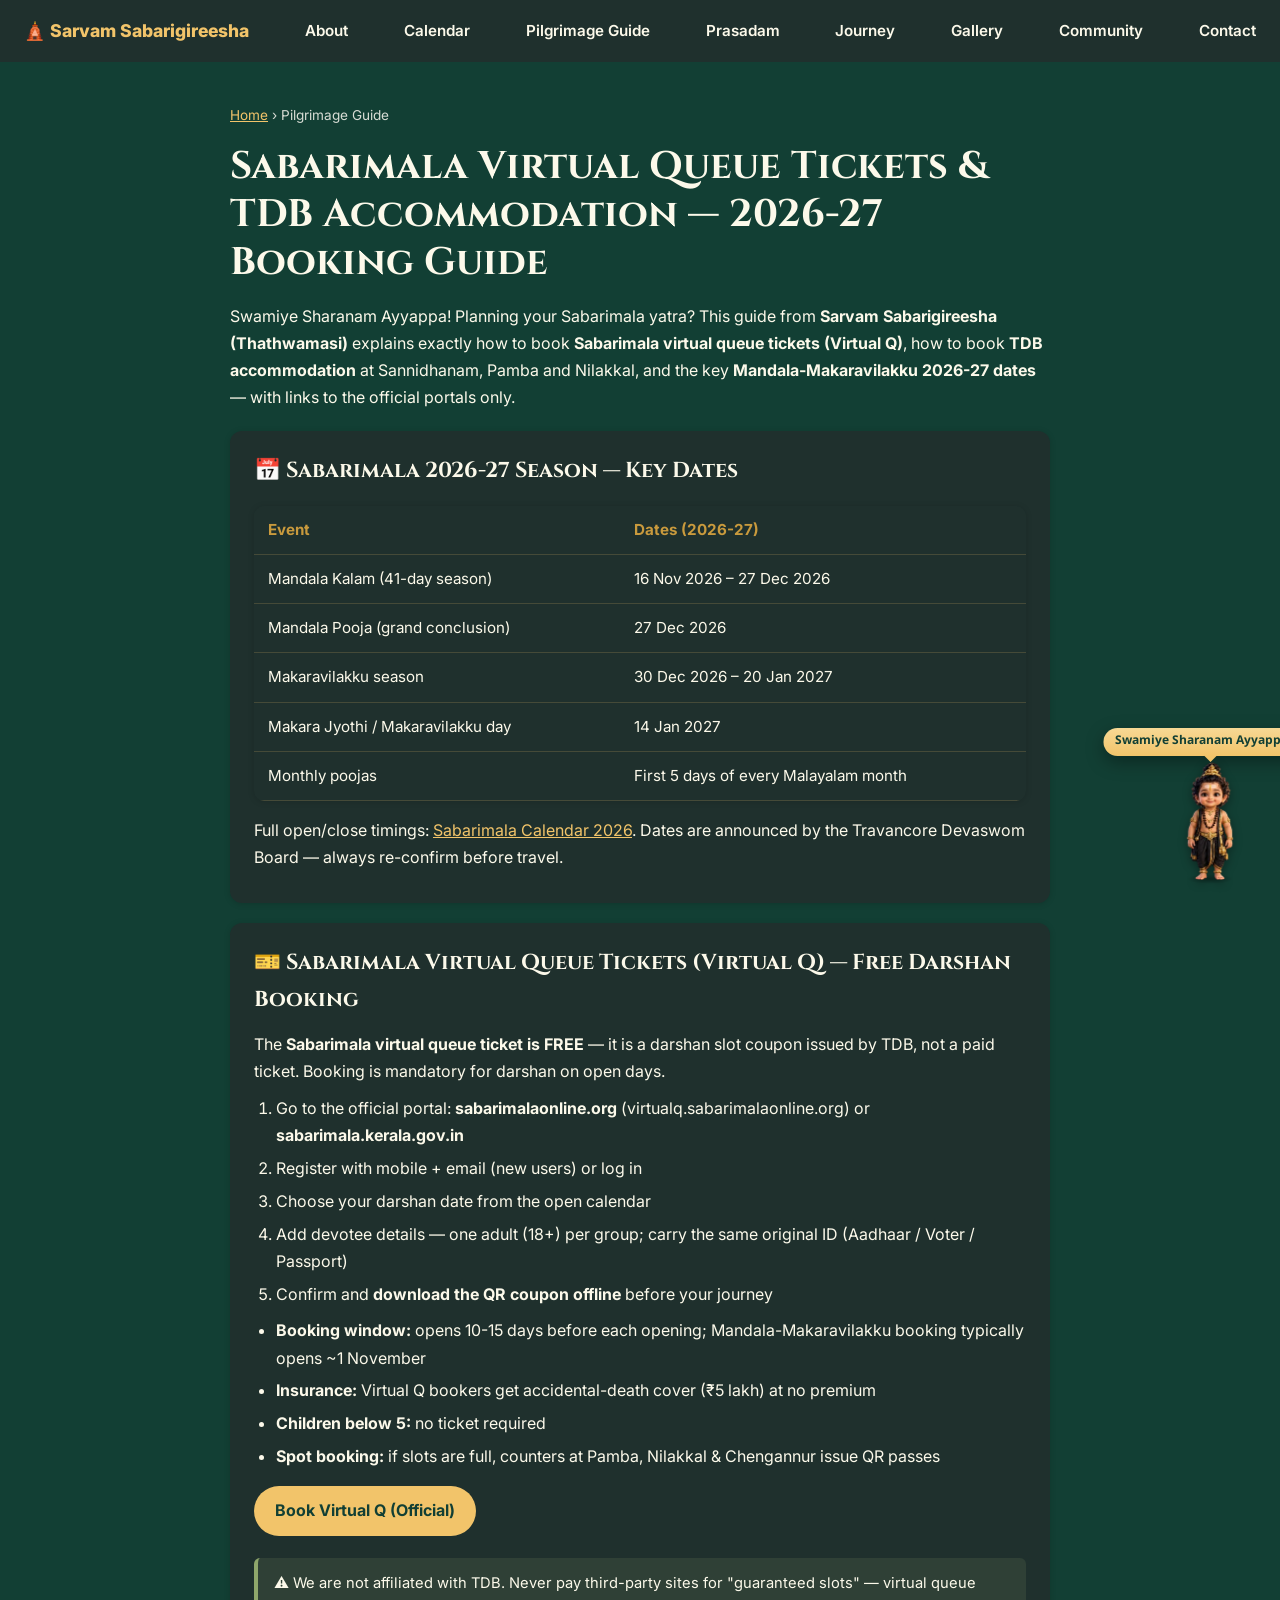
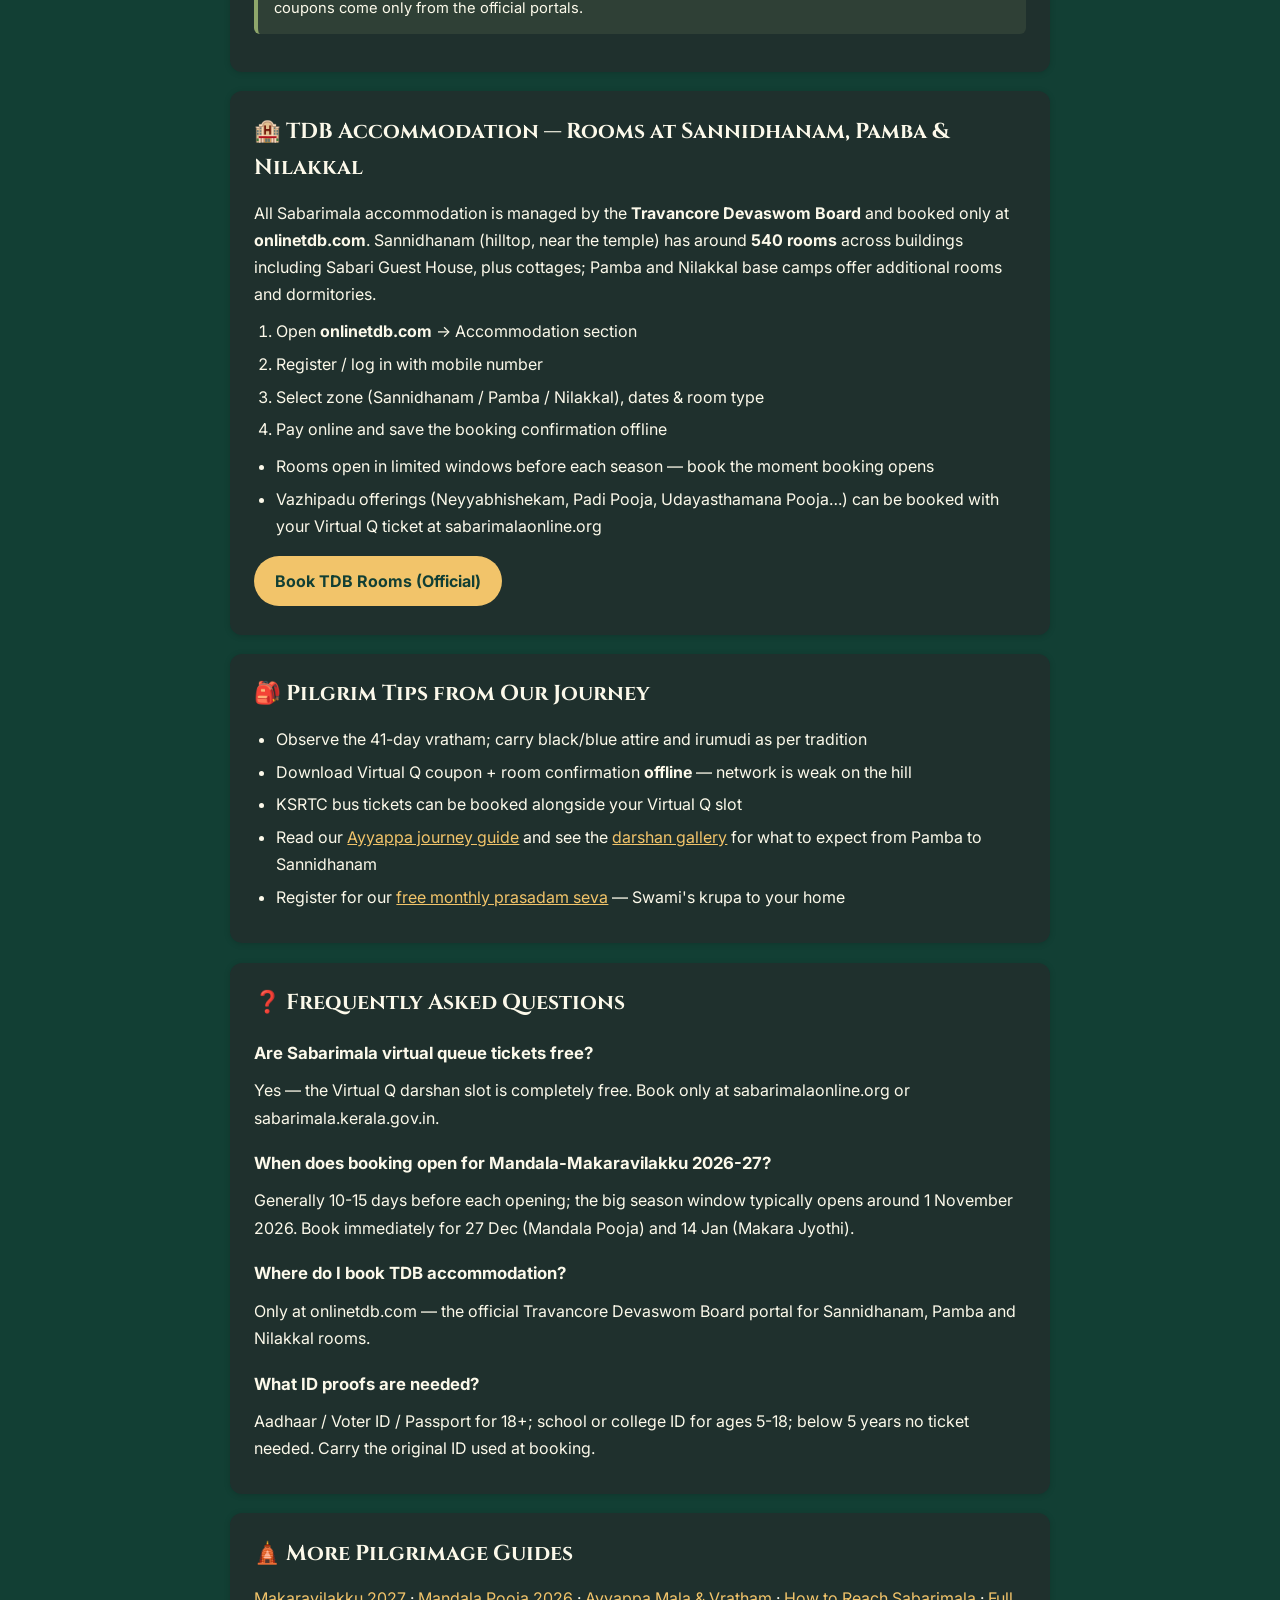
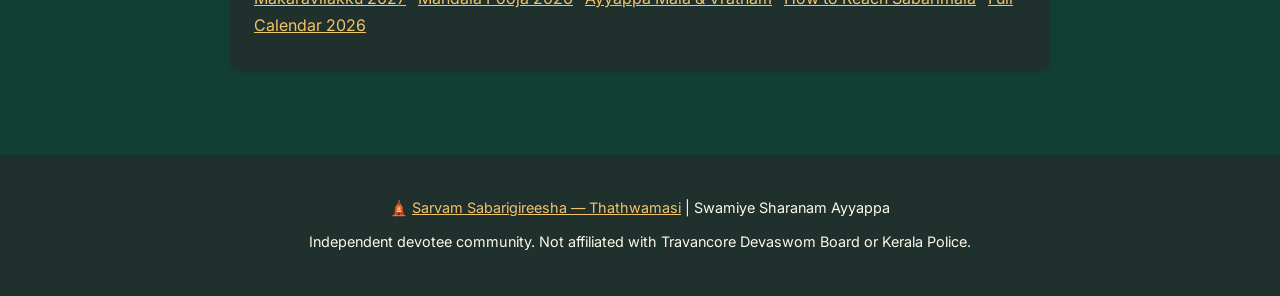
<file: pilgrimage/index.html>
<!DOCTYPE html>
<html lang="en">
<head>
<meta charset="UTF-8">
<link rel="icon" href="/favicon.ico" sizes="any">
<link rel="apple-touch-icon" href="/assets/apple-touch-icon.png">
<link rel="preconnect" href="https://fonts.googleapis.com">
<link rel="preconnect" href="https://fonts.gstatic.com" crossorigin>
<link rel="stylesheet" href="https://fonts.googleapis.com/css2?family=Cinzel:wght@600;700;800&family=Inter:wght@400;500;600;700&family=Noto+Serif+Telugu:wght@500;600;700&family=Noto+Sans+Telugu:wght@400;500;600;700&display=swap" media="print" onload="this.media='all'"><noscript><link rel="stylesheet" href="https://fonts.googleapis.com/css2?family=Cinzel:wght@600;700;800&family=Inter:wght@400;500;600;700&family=Noto+Serif+Telugu:wght@500;600;700&family=Noto+Sans+Telugu:wght@400;500;600;700&display=swap"></noscript>

<meta name="viewport" content="width=device-width, initial-scale=1.0">
<title>Sabarimala Virtual Queue & TDB Room Booking 2026-27 Guide</title>
<meta name="description" content="Sabarimala 2026-27: free Virtual Queue darshan booking steps, TDB room booking at Sannidhanam, Pamba &amp; Nilakkal, season dates and spot booking tips.">
<meta name="robots" content="index, follow, max-image-preview:large, max-snippet:-1">
<meta name="author" content="Sarvam Sabarigireesha">
<link rel="canonical" href="https://www.sarvamsabarigireesha.com/pilgrimage/">
<meta property="og:title" content="Sabarimala Virtual Queue Tickets 2026-27 & TDB Accommodation Guide">
<meta property="og:description" content="Free Virtual Q darshan booking steps, TDB room booking, Mandala-Makaravilakku 2026-27 dates & pilgrim tips — complete Sabarimala tickets guide.">
<meta property="og:type" content="article">
<meta property="og:url" content="https://www.sarvamsabarigireesha.com/pilgrimage/">
<meta property="og:image" content="https://www.sarvamsabarigireesha.com/assets/ayyappa-hero.jpg">
<meta property="og:site_name" content="Sarvam Sabarigireesha">
<meta name="twitter:card" content="summary_large_image">
<script type="application/ld+json">
{
 "@context": "https://schema.org",
 "@graph": [
  {
   "@type": "WebPage",
   "@id": "https://www.sarvamsabarigireesha.com/pilgrimage/#page",
   "url": "https://www.sarvamsabarigireesha.com/pilgrimage/",
   "name": "Sabarimala Virtual Queue Tickets 2026-27 & TDB Accommodation Booking Guide",
   "description": "Complete guide to Sabarimala virtual queue tickets, TDB accommodation booking, 2026-27 season dates and pilgrim tips.",
   "inLanguage": "en",
   "dateModified": "2026-10-06",
   "publisher": { "@id": "https://www.sarvamsabarigireesha.com/#org" },
   "breadcrumb": { "@id": "https://www.sarvamsabarigireesha.com/pilgrimage/#crumb" }
  },
  {
   "@type": "BreadcrumbList",
   "@id": "https://www.sarvamsabarigireesha.com/pilgrimage/#crumb",
   "itemListElement": [
    { "@type": "ListItem", "position": 1, "name": "Home", "item": "https://www.sarvamsabarigireesha.com/" },
    { "@type": "ListItem", "position": 2, "name": "Pilgrimage Guide", "item": "https://www.sarvamsabarigireesha.com/pilgrimage/" }
   ]
  },
  {
   "@type": "FAQPage",
   "mainEntity": [
    {
     "@type": "Question",
     "name": "Are Sabarimala virtual queue tickets free?",
     "acceptedAnswer": { "@type": "Answer", "text": "Yes. The Sabarimala Virtual Q darshan slot is completely free of cost. It is a queue coupon, not a paid ticket. Book only at the official portal sabarimalaonline.org (virtualq.sabarimalaonline.org) or sabarimala.kerala.gov.in. Beware of third-party sites charging money for slots." }
    },
    {
     "@type": "Question",
     "name": "When does Virtual Q booking open for Mandala-Makaravilakku 2026-27?",
     "acceptedAnswer": { "@type": "Answer", "text": "Booking for each temple opening generally opens 10-15 days in advance. For the Mandala-Makaravilakku season (16 November 2026 to 20 January 2027), the booking window typically opens around 1 November 2026. Slots fill fast for Mandala Pooja (27 December 2026) and Makara Jyothi (14 January 2027), so book as soon as the window opens." }
    },
    {
     "@type": "Question",
     "name": "Where can I book TDB accommodation at Sabarimala?",
     "acceptedAnswer": { "@type": "Answer", "text": "All Sabarimala accommodation (Sannidhanam, Pamba, Nilakkal rooms and cottages) is booked only through the Travancore Devaswom Board's official portal onlinetdb.com. Sannidhanam alone has around 540 rooms. Do not use third-party aggregators for TDB rooms." }
    },
    {
     "@type": "Question",
     "name": "What documents are needed for Sabarimala virtual queue booking?",
     "acceptedAnswer": { "@type": "Answer", "text": "Aadhaar, Voter ID or Passport for pilgrims aged 18 and above; school or college ID for children aged 5-18. Children below 5 years do not need a virtual queue ticket. Carry the same original ID used at booking time, and download your coupon offline before the climb." }
    }
   ]
  }
 ]
}
</script>
<style>
:root{--gold:#F2C46A;--brown:#FCF9EA;--cream:#123F34;--ink:#FCF9EA;--card:#1F302D;--muted:#D8DDD5;--saffron:#D98327;--kumkum:#D98327;--highlight:#F2C46A;--sage:#8EA66B;--brass:#C99A3D;--ivory:#F8F7F3;--charcoal:#302E2C;--live:#D98327}
*{margin:0;padding:0;box-sizing:border-box}
body{font-family:"Inter","Noto Sans Telugu","Noto Sans Malayalam","Noto Sans Tamil","Noto Sans Kannada",system-ui,sans-serif;background:var(--cream);color:var(--ink);line-height:1.7}
.nav{display:flex;flex-wrap:wrap;gap:1rem;align-items:center;justify-content:space-between;padding:1rem 1.5rem;background:#1F302D;position:sticky;top:0;z-index:9}
.nav a{color:#FCF9EA;text-decoration:none;font-weight:600;font-size:.95rem}
.nav a:hover{color:#C99A3D}
.nav .brand{color:#C99A3D;font-size:1.1rem;font-weight:800}
.wrap{max-width:860px;margin:0 auto;padding:2rem 1.25rem 4rem}
h1{font-size:clamp(1.6rem,4vw,2.4rem);color:var(--brown);line-height:1.25;margin-bottom:1rem}
h2{color:var(--brown);margin:2.2rem 0 .8rem;font-size:1.35rem}
p{margin:.6rem 0}
.crumb{font-size:.85rem;color:#D8DDD5;margin-bottom:1rem}
.crumb a{color:var(--gold)}
table{width:100%;border-collapse:collapse;margin:1rem 0;background:var(--card);border-radius:10px;overflow:hidden;box-shadow:0 1px 6px rgba(0,0,0,.15)}
th,td{padding:.7rem .9rem;text-align:left;font-size:.95rem;border-bottom:1px solid rgba(242,196,106,.18)}
th{background:#1F302D;color:#C99A3D}
.card{background:var(--card);border-radius:12px;padding:1.4rem 1.5rem;margin:1.2rem 0;box-shadow:0 1px 6px rgba(0,0,0,.15)}
.card h2{margin-top:0}
ol,ul{margin:.6rem 0 .6rem 1.4rem}
li{margin:.35rem 0}
a.btn{display:inline-block;background:var(--gold);color:#123F34;padding:.7rem 1.3rem;border-radius:999px;text-decoration:none;font-weight:700;margin:.4rem .5rem .4rem 0}
.note{background:rgba(142,166,107,.14);border-left:4px solid #8EA66B;padding:.8rem 1rem;border-radius:6px;font-size:.92rem;margin:1rem 0}
.faq h3{color:var(--brown);font-size:1.05rem;margin:1.1rem 0 .3rem}
footer{background:#1F302D;color:#FCF9EA;text-align:center;padding:2rem 1rem;font-size:.9rem}
footer a{color:#C99A3D}

a{color:var(--gold)}
.nav .brand{color:#F2C46A}
footer a{color:#F2C46A}
h1,h2{font-family:"Cinzel","Noto Serif Telugu",serif}
.crumb a{color:var(--gold)}
</style>
</head>
<body>
<nav class="nav">
  <a class="brand" href="/">🛕 Sarvam Sabarigireesha</a>
  <a href="/about/">About</a>
  <a href="/calendar/">Calendar</a>
  <a href="/pilgrimage/">Pilgrimage Guide</a>
  <a href="/prasadam/">Prasadam</a>
  <a href="/journey/">Journey</a>
  <a href="/gallery/">Gallery</a>
  <a href="/community/">Community</a>
  <a href="/contact/">Contact</a>
</nav>
<div class="wrap">
<p class="crumb"><a href="/">Home</a> › Pilgrimage Guide</p>
<h1>Sabarimala Virtual Queue Tickets & TDB Accommodation — 2026-27 Booking Guide</h1>
<p>Swamiye Sharanam Ayyappa! Planning your Sabarimala yatra? This guide from <strong>Sarvam Sabarigireesha (Thathwamasi)</strong> explains exactly how to book <strong>Sabarimala virtual queue tickets (Virtual Q)</strong>, how to book <strong>TDB accommodation</strong> at Sannidhanam, Pamba and Nilakkal, and the key <strong>Mandala-Makaravilakku 2026-27 dates</strong> — with links to the official portals only.</p>

<div class="card">
<h2>📅 Sabarimala 2026-27 Season — Key Dates</h2>
<table>
<tr><th>Event</th><th>Dates (2026-27)</th></tr>
<tr><td>Mandala Kalam (41-day season)</td><td>16 Nov 2026 – 27 Dec 2026</td></tr>
<tr><td>Mandala Pooja (grand conclusion)</td><td>27 Dec 2026</td></tr>
<tr><td>Makaravilakku season</td><td>30 Dec 2026 – 20 Jan 2027</td></tr>
<tr><td>Makara Jyothi / Makaravilakku day</td><td>14 Jan 2027</td></tr>
<tr><td>Monthly poojas</td><td>First 5 days of every Malayalam month</td></tr>
</table>
<p>Full open/close timings: <a href="/calendar/">Sabarimala Calendar 2026</a>. Dates are announced by the Travancore Devaswom Board — always re-confirm before travel.</p>
</div>

<div class="card">
<h2>🎫 Sabarimala Virtual Queue Tickets (Virtual Q) — Free Darshan Booking</h2>
<p>The <strong>Sabarimala virtual queue ticket is FREE</strong> — it is a darshan slot coupon issued by TDB, not a paid ticket. Booking is mandatory for darshan on open days.</p>
<ol>
<li>Go to the official portal: <strong>sabarimalaonline.org</strong> (virtualq.sabarimalaonline.org) or <strong>sabarimala.kerala.gov.in</strong></li>
<li>Register with mobile + email (new users) or log in</li>
<li>Choose your darshan date from the open calendar</li>
<li>Add devotee details — one adult (18+) per group; carry the same original ID (Aadhaar / Voter / Passport)</li>
<li>Confirm and <strong>download the QR coupon offline</strong> before your journey</li>
</ol>
<ul>
<li><strong>Booking window:</strong> opens 10-15 days before each opening; Mandala-Makaravilakku booking typically opens ~1 November</li>
<li><strong>Insurance:</strong> Virtual Q bookers get accidental-death cover (₹5 lakh) at no premium</li>
<li><strong>Children below 5:</strong> no ticket required</li>
<li><strong>Spot booking:</strong> if slots are full, counters at Pamba, Nilakkal & Chengannur issue QR passes</li>
</ul>
<a class="btn" href="https://sabarimalaonline.org" rel="noopener nofollow" target="_blank">Book Virtual Q (Official)</a>
<div class="note">⚠️ We are not affiliated with TDB. Never pay third-party sites for "guaranteed slots" — virtual queue coupons come only from the official portals.</div>
</div>

<div class="card">
<h2>🏨 TDB Accommodation — Rooms at Sannidhanam, Pamba & Nilakkal</h2>
<p>All Sabarimala accommodation is managed by the <strong>Travancore Devaswom Board</strong> and booked only at <strong>onlinetdb.com</strong>. Sannidhanam (hilltop, near the temple) has around <strong>540 rooms</strong> across buildings including Sabari Guest House, plus cottages; Pamba and Nilakkal base camps offer additional rooms and dormitories.</p>
<ol>
<li>Open <strong>onlinetdb.com</strong> → Accommodation section</li>
<li>Register / log in with mobile number</li>
<li>Select zone (Sannidhanam / Pamba / Nilakkal), dates & room type</li>
<li>Pay online and save the booking confirmation offline</li>
</ol>
<ul>
<li>Rooms open in limited windows before each season — book the moment booking opens</li>
<li>Vazhipadu offerings (Neyyabhishekam, Padi Pooja, Udayasthamana Pooja…) can be booked with your Virtual Q ticket at sabarimalaonline.org</li>
</ul>
<a class="btn" href="https://www.onlinetdb.com" rel="noopener nofollow" target="_blank">Book TDB Rooms (Official)</a>
</div>

<div class="card">
<h2>🎒 Pilgrim Tips from Our Journey</h2>
<ul>
<li>Observe the 41-day vratham; carry black/blue attire and irumudi as per tradition</li>
<li>Download Virtual Q coupon + room confirmation <strong>offline</strong> — network is weak on the hill</li>
<li>KSRTC bus tickets can be booked alongside your Virtual Q slot</li>
<li>Read our <a href="/journey/">Ayyappa journey guide</a> and see the <a href="/gallery/">darshan gallery</a> for what to expect from Pamba to Sannidhanam</li>
<li>Register for our <a href="/prasadam/">free monthly prasadam seva</a> — Swami's krupa to your home</li>
</ul>
</div>

<div class="card faq">
<h2>❓ Frequently Asked Questions</h2>
<h3>Are Sabarimala virtual queue tickets free?</h3>
<p>Yes — the Virtual Q darshan slot is completely free. Book only at sabarimalaonline.org or sabarimala.kerala.gov.in.</p>
<h3>When does booking open for Mandala-Makaravilakku 2026-27?</h3>
<p>Generally 10-15 days before each opening; the big season window typically opens around 1 November 2026. Book immediately for 27 Dec (Mandala Pooja) and 14 Jan (Makara Jyothi).</p>
<h3>Where do I book TDB accommodation?</h3>
<p>Only at onlinetdb.com — the official Travancore Devaswom Board portal for Sannidhanam, Pamba and Nilakkal rooms.</p>
<h3>What ID proofs are needed?</h3>
<p>Aadhaar / Voter ID / Passport for 18+; school or college ID for ages 5-18; below 5 years no ticket needed. Carry the original ID used at booking.</p>
</div>
<div class="card"><h2>🛕 More Pilgrimage Guides</h2><p><a href="/makaravilakku/">Makaravilakku 2027</a> · <a href="/mandala-pooja/">Mandala Pooja 2026</a> · <a href="/ayyappa-vratham/">Ayyappa Mala &amp; Vratham</a> · <a href="/travel-guide/">How to Reach Sabarimala</a> · <a href="/calendar/">Full Calendar 2026</a></p></div>
</div>
<footer>
<p>🛕 <a href="/">Sarvam Sabarigireesha — Thathwamasi</a> | Swamiye Sharanam Ayyappa</p>
<p>Independent devotee community. Not affiliated with Travancore Devaswom Board or Kerala Police.</p>
</footer>
<script src="/assets/ayyappa-buddy.js?v=3" defer></script>
</body>
</html>
</file>
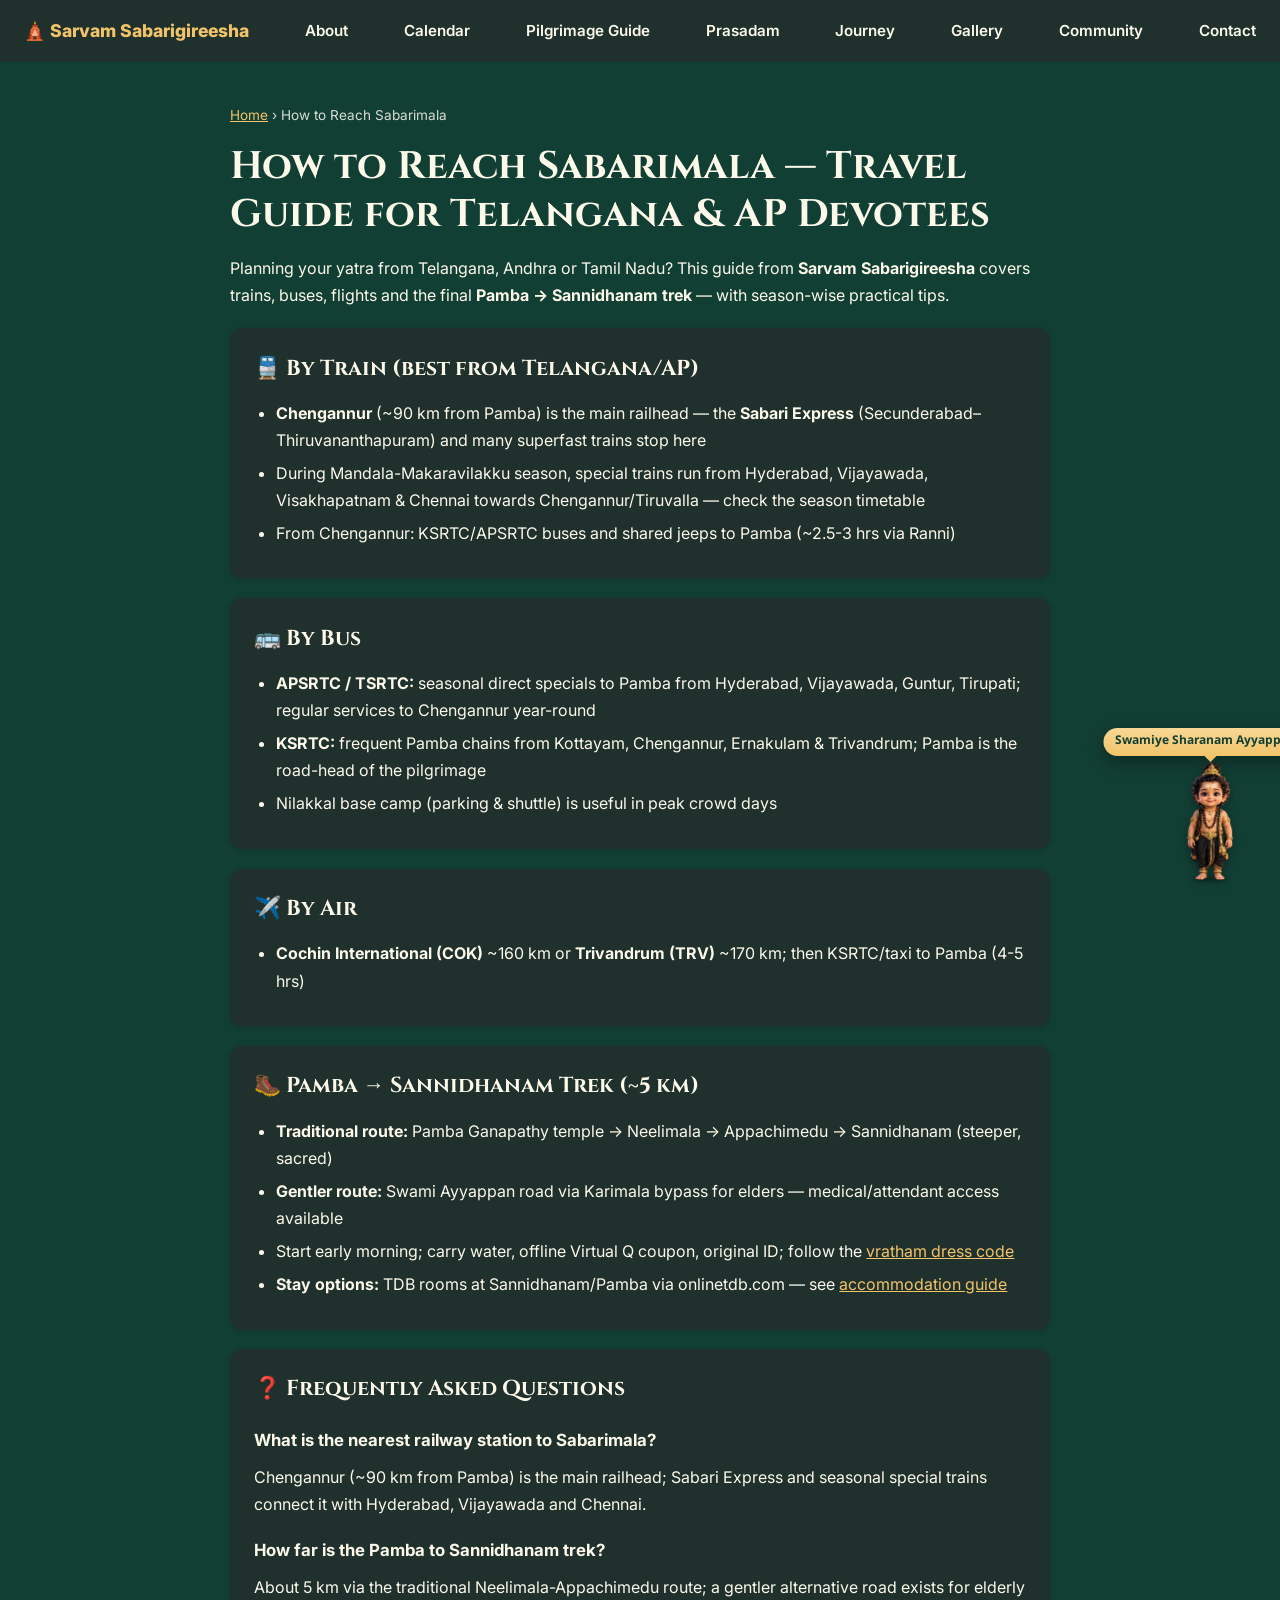
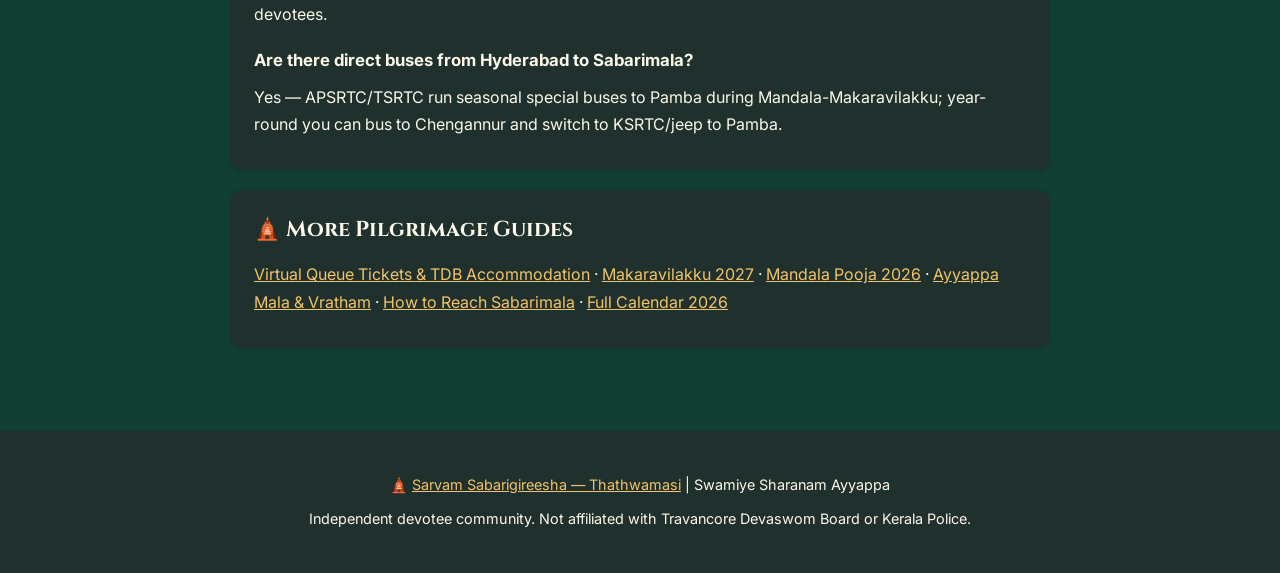
<file: travel-guide/index.html>
<!DOCTYPE html>
<html lang="en">
<head>
<meta charset="UTF-8">
<link rel="icon" href="/favicon.ico" sizes="any">
<link rel="apple-touch-icon" href="/assets/apple-touch-icon.png">
<link rel="preconnect" href="https://fonts.googleapis.com">
<link rel="preconnect" href="https://fonts.gstatic.com" crossorigin>
<link rel="stylesheet" href="https://fonts.googleapis.com/css2?family=Cinzel:wght@600;700;800&family=Inter:wght@400;500;600;700&family=Noto+Serif+Telugu:wght@500;600;700&family=Noto+Sans+Telugu:wght@400;500;600;700&display=swap" media="print" onload="this.media='all'"><noscript><link rel="stylesheet" href="https://fonts.googleapis.com/css2?family=Cinzel:wght@600;700;800&family=Inter:wght@400;500;600;700&family=Noto+Serif+Telugu:wght@500;600;700&family=Noto+Sans+Telugu:wght@400;500;600;700&display=swap"></noscript>

<meta name="viewport" content="width=device-width, initial-scale=1.0">
<title>How to Reach Sabarimala from Hyderabad, Vijayawada & Chennai</title>
<meta name="description" content="Sabarimala travel guide: trains to Chengannur (Sabari Express), APSRTC & KSRTC buses to Pamba, Cochin airport, Pamba-Sannidhanam 5 km trek routes, stay & season tips.">
<meta name="robots" content="index, follow, max-image-preview:large, max-snippet:-1">
<meta name="author" content="Sarvam Sabarigireesha">
<link rel="canonical" href="https://www.sarvamsabarigireesha.com/travel-guide/">
<meta property="og:title" content="How to Reach Sabarimala — Travel Guide from Hyderabad, Vijayawada & Chennai | Sarvam Sabarigireesha">
<meta property="og:description" content="Sabarimala travel guide: trains to Chengannur (Sabari Express), APSRTC & KSRTC buses to Pamba, Cochin airport, Pamba-Sannidhanam 5 km trek routes, stay & season tips.">
<meta property="og:type" content="article">
<meta property="og:url" content="https://www.sarvamsabarigireesha.com/travel-guide/">
<meta property="og:image" content="https://www.sarvamsabarigireesha.com/assets/ayyappa-hero.jpg">
<meta property="og:site_name" content="Sarvam Sabarigireesha">
<meta name="twitter:card" content="summary_large_image">
<script type="application/ld+json">
{
 "@context": "https://schema.org",
 "@graph": [
  {
   "@type": "WebPage",
   "@id": "https://www.sarvamsabarigireesha.com/travel-guide/#page",
   "url": "https://www.sarvamsabarigireesha.com/travel-guide/",
   "name": "How to Reach Sabarimala — Travel Guide from Hyderabad, Vijayawada & Chennai | Sarvam Sabarigireesha",
   "description": "Sabarimala travel guide: trains to Chengannur (Sabari Express), APSRTC & KSRTC buses to Pamba, Cochin airport, Pamba-Sannidhanam 5 km trek routes, stay & season tips.",
   "inLanguage": "en",
   "dateModified": "2026-10-06",
   "publisher": {
    "@id": "https://www.sarvamsabarigireesha.com/#org"
   },
   "breadcrumb": {
    "@id": "https://www.sarvamsabarigireesha.com/travel-guide/#crumb"
   }
  },
  {
   "@type": "BreadcrumbList",
   "@id": "https://www.sarvamsabarigireesha.com/travel-guide/#crumb",
   "itemListElement": [
    {
     "@type": "ListItem",
     "position": 1,
     "name": "Home",
     "item": "https://www.sarvamsabarigireesha.com/"
    },
    {
     "@type": "ListItem",
     "position": 2,
     "name": "How to Reach Sabarimala",
     "item": "https://www.sarvamsabarigireesha.com/travel-guide/"
    }
   ]
  },
  {
   "@type": "FAQPage",
   "mainEntity": [
    {
     "@type": "Question",
     "name": "What is the nearest railway station to Sabarimala?",
     "acceptedAnswer": {
      "@type": "Answer",
      "text": "Chengannur (~90 km from Pamba) is the main railhead; Sabari Express and seasonal special trains connect it with Hyderabad, Vijayawada and Chennai."
     }
    },
    {
     "@type": "Question",
     "name": "How far is the Pamba to Sannidhanam trek?",
     "acceptedAnswer": {
      "@type": "Answer",
      "text": "About 5 km via the traditional Neelimala-Appachimedu route; a gentler alternative road exists for elderly devotees."
     }
    },
    {
     "@type": "Question",
     "name": "Are there direct buses from Hyderabad to Sabarimala?",
     "acceptedAnswer": {
      "@type": "Answer",
      "text": "Yes — APSRTC/TSRTC run seasonal special buses to Pamba during Mandala-Makaravilakku; year-round you can bus to Chengannur and switch to KSRTC/jeep to Pamba."
     }
    }
   ]
  }
 ]
}
</script>
<style>
:root{--gold:#F2C46A;--brown:#FCF9EA;--cream:#123F34;--ink:#FCF9EA;--card:#1F302D;--muted:#D8DDD5;--saffron:#D98327;--kumkum:#D98327;--highlight:#F2C46A;--sage:#8EA66B;--brass:#C99A3D;--ivory:#F8F7F3;--charcoal:#302E2C;--live:#D98327}
*{margin:0;padding:0;box-sizing:border-box}
body{font-family:"Inter","Noto Sans Telugu","Noto Sans Malayalam","Noto Sans Tamil","Noto Sans Kannada",system-ui,sans-serif;background:var(--cream);color:var(--ink);line-height:1.7}
.nav{display:flex;flex-wrap:wrap;gap:1rem;align-items:center;justify-content:space-between;padding:1rem 1.5rem;background:#1F302D;position:sticky;top:0;z-index:9}
.nav a{color:#FCF9EA;text-decoration:none;font-weight:600;font-size:.95rem}
.nav a:hover{color:#C99A3D}
.nav .brand{color:#C99A3D;font-size:1.1rem;font-weight:800}
.wrap{max-width:860px;margin:0 auto;padding:2rem 1.25rem 4rem}
h1{font-size:clamp(1.6rem,4vw,2.4rem);color:var(--brown);line-height:1.25;margin-bottom:1rem}
h2{color:var(--brown);margin:2.2rem 0 .8rem;font-size:1.35rem}
p{margin:.6rem 0}
.crumb{font-size:.85rem;color:#D8DDD5;margin-bottom:1rem}
.crumb a{color:var(--gold)}
table{width:100%;border-collapse:collapse;margin:1rem 0;background:var(--card);border-radius:10px;overflow:hidden;box-shadow:0 1px 6px rgba(0,0,0,.15)}
th,td{padding:.7rem .9rem;text-align:left;font-size:.95rem;border-bottom:1px solid rgba(242,196,106,.18)}
th{background:#1F302D;color:#C99A3D}
.card{background:var(--card);border-radius:12px;padding:1.4rem 1.5rem;margin:1.2rem 0;box-shadow:0 1px 6px rgba(0,0,0,.15)}
.card h2{margin-top:0}
ol,ul{margin:.6rem 0 .6rem 1.4rem}
li{margin:.35rem 0}
a.btn{display:inline-block;background:var(--gold);color:#123F34;padding:.7rem 1.3rem;border-radius:999px;text-decoration:none;font-weight:700;margin:.4rem .5rem .4rem 0}
.note{background:rgba(142,166,107,.14);border-left:4px solid #8EA66B;padding:.8rem 1rem;border-radius:6px;font-size:.92rem;margin:1rem 0}
.faq h3{color:var(--brown);font-size:1.05rem;margin:1.1rem 0 .3rem}
footer{background:#1F302D;color:#FCF9EA;text-align:center;padding:2rem 1rem;font-size:.9rem}
footer a{color:#C99A3D}

a{color:var(--gold)}
.nav .brand{color:#F2C46A}
footer a{color:#F2C46A}
h1,h2{font-family:"Cinzel","Noto Serif Telugu",serif}
.crumb a{color:var(--gold)}
</style>
</head>
<body>
<nav class="nav">
  <a class="brand" href="/">🛕 Sarvam Sabarigireesha</a>
  <a href="/about/">About</a>
  <a href="/calendar/">Calendar</a>
  <a href="/pilgrimage/">Pilgrimage Guide</a>
  <a href="/prasadam/">Prasadam</a>
  <a href="/journey/">Journey</a>
  <a href="/gallery/">Gallery</a>
  <a href="/community/">Community</a>
  <a href="/contact/">Contact</a>
</nav>
<div class="wrap">
<p class="crumb"><a href="/">Home</a> › How to Reach Sabarimala</p>
<h1>How to Reach Sabarimala — Travel Guide for Telangana & AP Devotees</h1>
<p>Planning your yatra from Telangana, Andhra or Tamil Nadu? This guide from <strong>Sarvam Sabarigireesha</strong> covers trains, buses, flights and the final <strong>Pamba → Sannidhanam trek</strong> — with season-wise practical tips.</p>
<div class="card">
<h2>🚆 By Train (best from Telangana/AP)</h2>
<ul>
<li><strong>Chengannur</strong> (~90 km from Pamba) is the main railhead — the <strong>Sabari Express</strong> (Secunderabad–Thiruvananthapuram) and many superfast trains stop here</li>
<li>During Mandala-Makaravilakku season, special trains run from Hyderabad, Vijayawada, Visakhapatnam & Chennai towards Chengannur/Tiruvalla — check the season timetable</li>
<li>From Chengannur: KSRTC/APSRTC buses and shared jeeps to Pamba (~2.5-3 hrs via Ranni)</li>
</ul>
</div>
<div class="card">
<h2>🚌 By Bus</h2>
<ul>
<li><strong>APSRTC / TSRTC:</strong> seasonal direct specials to Pamba from Hyderabad, Vijayawada, Guntur, Tirupati; regular services to Chengannur year-round</li>
<li><strong>KSRTC:</strong> frequent Pamba chains from Kottayam, Chengannur, Ernakulam & Trivandrum; Pamba is the road-head of the pilgrimage</li>
<li>Nilakkal base camp (parking & shuttle) is useful in peak crowd days</li>
</ul>
</div>
<div class="card">
<h2>✈️ By Air</h2>
<ul>
<li><strong>Cochin International (COK)</strong> ~160 km or <strong>Trivandrum (TRV)</strong> ~170 km; then KSRTC/taxi to Pamba (4-5 hrs)</li>
</ul>
</div>
<div class="card">
<h2>🥾 Pamba → Sannidhanam Trek (~5 km)</h2>
<ul>
<li><strong>Traditional route:</strong> Pamba Ganapathy temple → Neelimala → Appachimedu → Sannidhanam (steeper, sacred)</li>
<li><strong>Gentler route:</strong> Swami Ayyappan road via Karimala bypass for elders — medical/attendant access available</li>
<li>Start early morning; carry water, offline Virtual Q coupon, original ID; follow the <a href="/ayyappa-vratham/">vratham dress code</a></li>
<li><strong>Stay options:</strong> TDB rooms at Sannidhanam/Pamba via onlinetdb.com — see <a href="/pilgrimage/">accommodation guide</a></li>
</ul>
</div>
<div class="card faq"><h2>❓ Frequently Asked Questions</h2><h3>What is the nearest railway station to Sabarimala?</h3><p>Chengannur (~90 km from Pamba) is the main railhead; Sabari Express and seasonal special trains connect it with Hyderabad, Vijayawada and Chennai.</p><h3>How far is the Pamba to Sannidhanam trek?</h3><p>About 5 km via the traditional Neelimala-Appachimedu route; a gentler alternative road exists for elderly devotees.</p><h3>Are there direct buses from Hyderabad to Sabarimala?</h3><p>Yes — APSRTC/TSRTC run seasonal special buses to Pamba during Mandala-Makaravilakku; year-round you can bus to Chengannur and switch to KSRTC/jeep to Pamba.</p></div>
<div class="card"><h2>🛕 More Pilgrimage Guides</h2><p><a href="/pilgrimage/">Virtual Queue Tickets & TDB Accommodation</a> · <a href="/makaravilakku/">Makaravilakku 2027</a> · <a href="/mandala-pooja/">Mandala Pooja 2026</a> · <a href="/ayyappa-vratham/">Ayyappa Mala & Vratham</a> · <a href="/travel-guide/">How to Reach Sabarimala</a> · <a href="/calendar/">Full Calendar 2026</a></p></div>
</div>
<footer>
<p>🛕 <a href="/">Sarvam Sabarigireesha — Thathwamasi</a> | Swamiye Sharanam Ayyappa</p>
<p>Independent devotee community. Not affiliated with Travancore Devaswom Board or Kerala Police.</p>
</footer>
<script src="/assets/ayyappa-buddy.js?v=3" defer></script>
</body>
</html>
</file>
